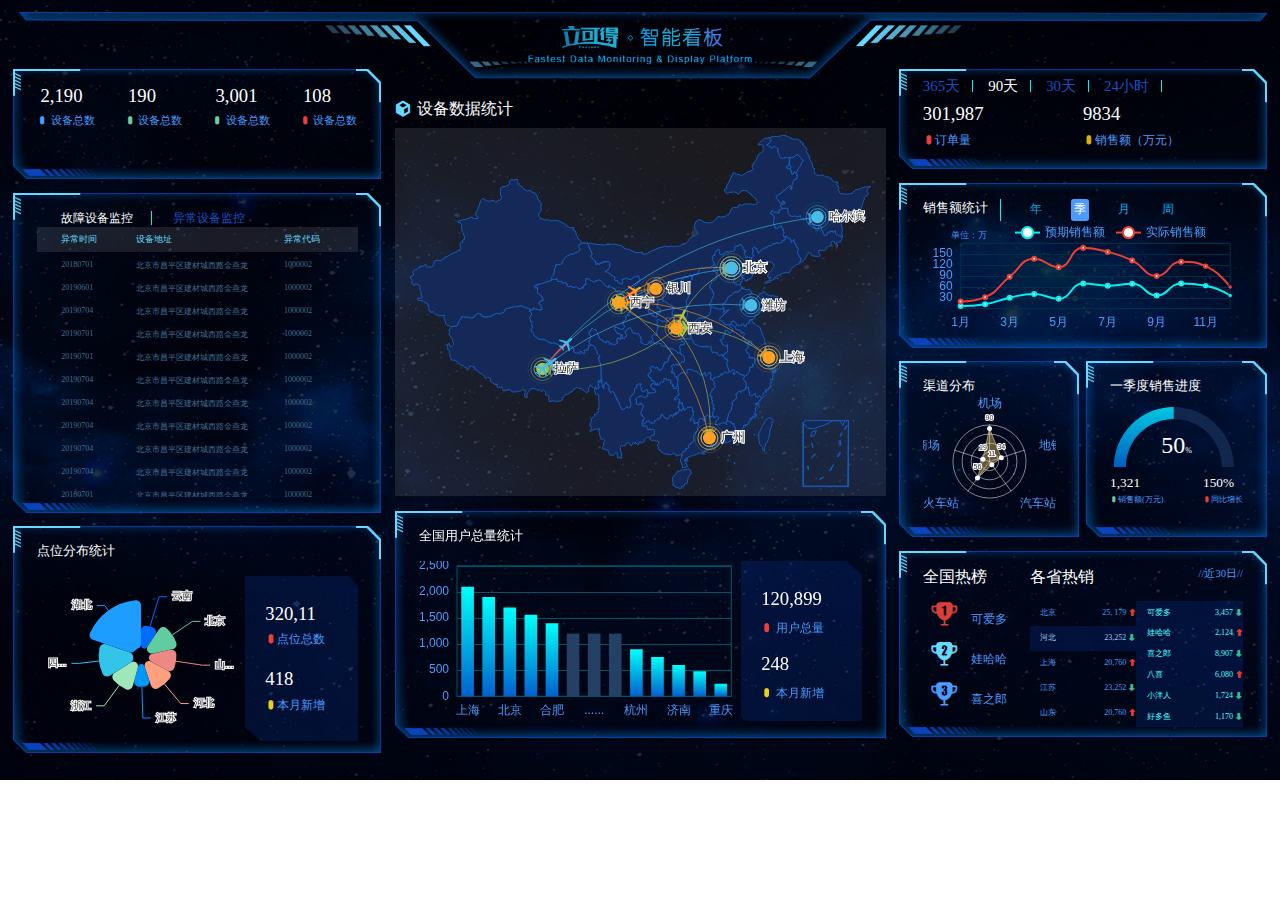
<file: charts-project/index.html>
<!DOCTYPE html>
<html lang="en">

<head>
    <meta charset="UTF-8">
    <meta http-equiv="X-UA-Compatible" content="IE=edge">
    <meta name="viewport" content="width=device-width, initial-scale=1.0">
    <title>数据可视化项目</title>
    <link rel="stylesheet" href="css/icomoon.css">
    <link rel="stylesheet" href="css/index.css">
    <script src="js/echarts.min.js"></script>
    <script src="js/flexible.js"></script>
    <script src="js/jQuery.min.js"></script>
    <script src="js/index.js"></script>
    <!-- 想使用中国地图必须首先引入china.js文件 -->
    <script src="js/china.js"></script>
    <script src="js/myMap.js"></script>
</head>

<body>
    <!-- 父容器 大盒子 -->
    <div class="viewport">
        <div class="column">
            <div class="panel overview">
                <div class="inner">
                    <ul>
                        <li>
                            <h4>2,190</h4>
                            <span>
                                <i class="icon-dot"></i>
                                设备总数
                            </span>
                        </li>
                        <li>
                            <h4>190</h4>
                            <span>
                                <i class="icon-dot" style="color: #6acca3;"></i>
                                设备总数
                            </span>
                        </li>
                        <li>
                            <h4>3,001</h4>
                            <span>
                                <i class="icon-dot" style="color: #6acca3;"></i>
                                设备总数
                            </span>
                        </li>
                        <li>
                            <h4>108</h4>
                            <span>
                                <i class="icon-dot" style="color: #ed3f35;"></i>
                                设备总数
                            </span>
                        </li>
                    </ul>
                </div>
            </div>
            <!-- 监控区域模块制作 -->
            <div class="monitor panel">
                <div class="inner">
                    <div class="tab">
                        <a href="javascript:;" class="bg"> 故障设备监控</a>
                        <a href="javascript:;"> 异常设备监控</a>
                    </div>
                    <h4 class="first"><span>异常时间</span> <span>设备地址</span> <span>异常代码</span></h4>
                    <div class="content">

                        <ul>
                            <li> <span>20180701</span> <span>北京市昌平区建材城西路金燕龙</span> <span>1000002</span></li>
                            <li> <span>20190601</span> <span>北京市昌平区建材城西路金燕龙</span> <span>1000002</span></li>
                            <li> <span>20190704</span> <span>北京市昌平区建材城西路金燕龙</span> <span>1000002</span></li>
                            <li> <span>20190701</span> <span>北京市昌平区建材城西路金燕龙</span> <span>1000002</span></li>
                            <li> <span>20190701</span> <span>北京市昌平区建材城西路金燕龙</span> <span>1000002</span></li>
                            <li> <span>20190704</span> <span>北京市昌平区建材城西路金燕龙</span> <span>1000002</span></li>
                            <li> <span>20190704</span> <span>北京市昌平区建材城西路金燕龙</span> <span>1000002</span></li>
                            <li> <span>20190704</span> <span>北京市昌平区建材城西路金燕龙</span> <span>1000002</span></li>
                            <li> <span>20190704</span> <span>北京市昌平区建材城西路金燕龙</span> <span>1000002</span></li>
                            <li> <span>20190704</span> <span>北京市昌平区建材城西路金燕龙</span> <span>1000002</span></li>
                        </ul>
                    </div>
                    <div class="content" style="display: none;">
                        <ul>
                            <li> <span>20190701</span> <span>北京市昌平区建材城西路金燕龙写</span> <span>1000002</span></li>
                            <li> <span>20190703</span> <span>北京市昌平区建材城西路金燕龙写</span> <span>1000002</span></li>
                            <li> <span>20190705</span> <span>北京市昌平区建材城西路金燕龙写</span> <span>1000002</span></li>
                            <li> <span>20190706</span> <span>北京市昌平区建材城西路金燕龙写</span> <span>1000002</span></li>
                            <li> <span>20190704</span> <span>北京市昌平区建材城西路金燕龙写</span> <span>1000002</span></li>
                            <li> <span>20190704</span> <span>北京市昌平区建材城西路金燕龙写</span> <span>1000002</span></li>
                            <li> <span>20190704</span> <span>北京市昌平区建材城西路金燕龙写</span> <span>1000002</span></li>
                            <li> <span>20190704</span> <span>北京市昌平区建材城西路金燕龙写</span> <span>1000002</span></li>
                            <li> <span>20190704</span> <span>北京市昌平区建材城西路金燕龙写</span> <span>1000002</span></li>
                            <li> <span>20190704</span> <span>北京市昌平区建材城西路金燕龙写</span> <span>1000002</span></li>
                        </ul>
                    </div>
                </div>
            </div>
            <!-- 点位分布统计模块 -->
            <div class="panel point">
                <div class="inner">
                    <h3>点位分布统计</h3>
                    <div class="chart">
                        <div class="pie"></div>
                        <div class="data">
                            <div class="total">
                                <h4>320,11</h4>
                                <span><i class="icon-dot"></i>点位总数</span>
                            </div>
                            <div class="total">
                                <h4>418</h4>
                                <span><i class="icon-dot" style="color: #eacf19;"></i>本月新增</span>
                            </div>
                        </div>
                    </div>
                </div>
            </div>
        </div>
        <div class="column">
            <!--  地图模块 -->
            <div class="map">
                <h3> <span class="icon-cube"></span>设备数据统计</h3>
                <div class="chart">
                    <div class="geo"></div>
                </div>
            </div>
            <div class="panel users">
                <div class="inner">
                    <h3>全国用户总量统计</h3>
                    <div class="chart">
                        <div class="bar"></div>
                        <div class="data">
                            <div class="num">
                                <h3>120,899</h3>
                                <span><i class="icon-dot"></i> 用户总量</span>
                            </div>
                            <div class="num">
                                <h3>248</h3>
                                <span><i class="icon-dot" style="color: #eacf19;"></i> 本月新增</span>
                            </div>
                        </div>
                    </div>
                </div>
            </div>
        </div>
        <div class="column">
            <div class="panel order">
                <div class="inner">
                    <div class="day">
                        <a href="javascript:;" class="abg">365天</a>
                        <a href="javascript:;">90天</a>
                        <a href="javascript:;">30天</a>
                        <a href="javascript:;">24小时</a>
                    </div>
                    <div class="sell">
                        <div class="item">
                            <h3>20,301,987</h3>
                            <span><i class="icon-dot"></i>订单量</span>
                        </div>
                        <div class="item">
                            <h3>99834</h3>
                            <span><i class="icon-dot" style="color: #d9ab14;"></i>销售额（万元）</span>
                        </div>
                    </div>
                    <div class="sell" style="display: none;">
                        <div class="item">
                            <h3>301,987</h3>
                            <span><i class="icon-dot"></i>订单量</span>
                        </div>
                        <div class="item">
                            <h3>9834</h3>
                            <span><i class="icon-dot" style="color: #d9ab14;"></i>销售额（万元）</span>
                        </div>
                    </div>
                    <div class="sell" style="display: none;">
                        <div class="item">
                            <h3>1,987</h3>
                            <span><i class="icon-dot"></i>订单量</span>
                        </div>
                        <div class="item">
                            <h3>3,834</h3>
                            <span><i class="icon-dot" style="color: #d9ab14;"></i>销售额（万元）</span>
                        </div>
                    </div>
                    <div class="sell" style="display: none;">
                        <div class="item">
                            <h3>987</h3>
                            <span><i class="icon-dot"></i>订单量</span>
                        </div>
                        <div class="item">
                            <h3>834</h3>
                            <span><i class="icon-dot" style="color: #d9ab14;"></i>销售额（万元）</span>
                        </div>
                    </div>
                </div>
            </div>
            <div class="panel sale">
                <div class="inner">
                    <div class="tj">
                        <h3>销售额统计</h3>
                        <a href="javascript:;" class="bgc" data-type='year'>年</a>
                        <a href="javascript:;" data-type='quarter'>季</a>
                        <a href="javascript:;" data-type='month'>月</a>
                        <a href="javascript:;" data-type='week'>周</a>
                    </div>
                    <div class="chart">
                        <div class="label">单位：万</div>
                        <div class="line"></div>
                    </div>
                </div>
            </div>
            <div class="wrap">
                <div class="channel panel">
                    <div class="inner">
                        <h3>渠道分布</h3>
                        <div class="chart"></div>
                    </div>
                </div>
                <!--  销售进度模块 -->
                <div class="quarter panel">
                    <div class="inner">
                        <h3>一季度销售进度</h3>
                        <div class="chart">
                            <div class="num">50<i style="font-size: 0.15rem;">%</i> </div>
                            <div class="line"></div>
                        </div>
                        <div class="data">
                            <div class="box">
                                <h3>1,321</h3>
                                <span><i class="icon-dot"></i>销售额(万元)</span>
                            </div>
                            <div class="box">
                                <h3>150%</h3>
                                <span><i class="icon-dot" style="color: #ed3f35;"></i>同比增长</span>
                            </div>
                        </div>
                    </div>
                </div>
            </div>
            <!-- 全国热榜模块 -->
            <div class="top panel">
                <div class="inner">
                    <div class="all">
                        <h3>全国热榜</h3>
                        <ul>
                            <li><i class="icon-cup1" style="color: #d93f36;"></i> 可爱多</li>
                            <li><i class="icon-cup2" style="color: #68d8fe;"></i> 娃哈哈</li>
                            <li><i class="icon-cup3"></i> 喜之郎</li>
                        </ul>
                    </div>
                    <div class="province">
                        <h3><span>各省热销</span><i>//近30日//</i></h3>
                        <div class="rank">
                            <ul class="hot">
                                <!-- <li class="bg"><em>北京</em> <span>25, 179 <i class="icon-up"
                                            style="color: #dc362e;"></i></span>
                                </li>
                                <li><em>河北</em> <span>23, 252 <i class="icon-down" style="color: #36be90;"></i></span>
                                </li> -->

                            </ul>
                            <ul class="near">
                                <!-- <li><em>可爱多</em><span>9,086 <i class="icon-up"></i></span></li> -->
                            </ul>
                        </div>
                    </div>
                </div>
            </div>
        </div>
    </div>
</body>

</html>
</file>
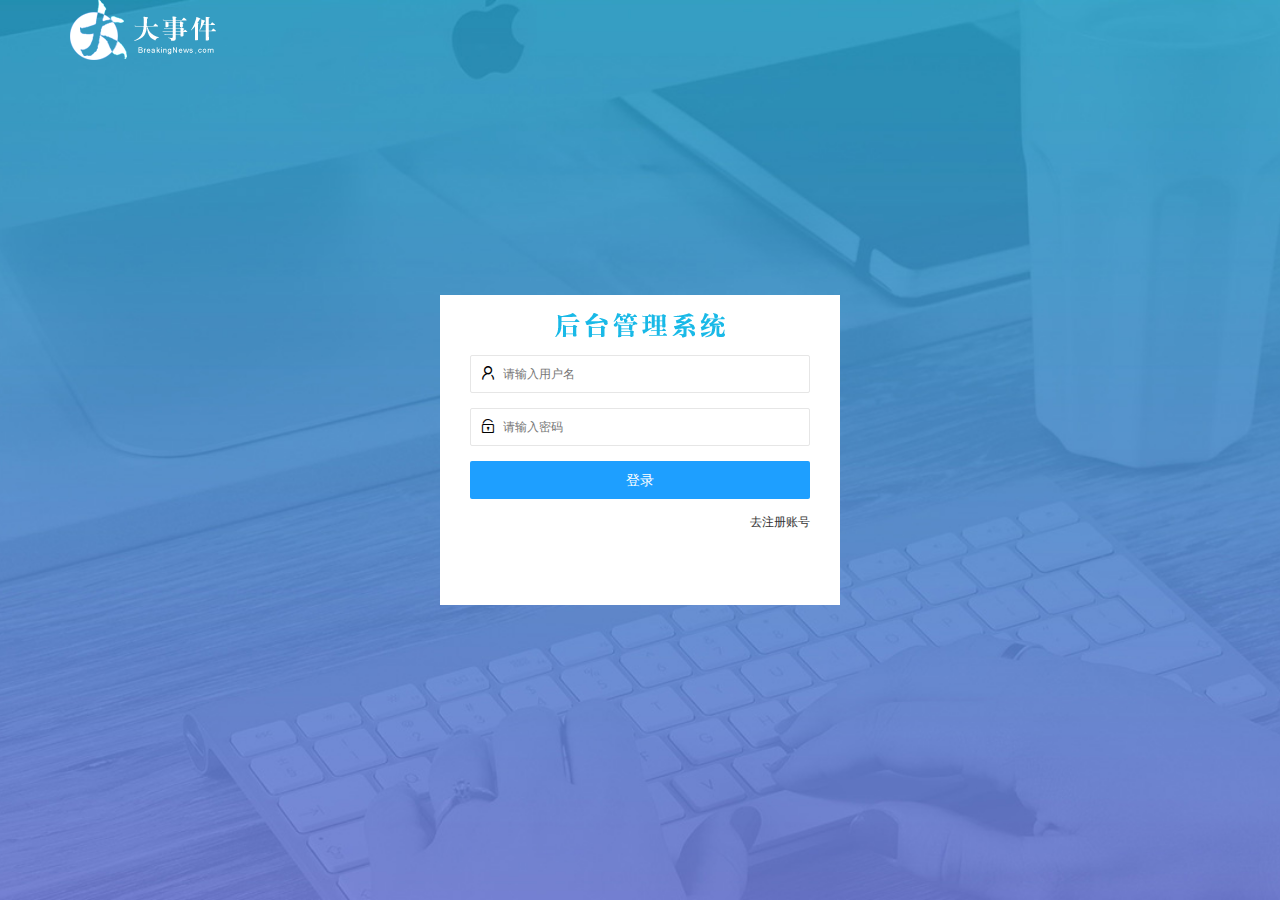
<file: login.html>
<!DOCTYPE html>
<html lang="en">

<head>
    <meta charset="UTF-8">
    <meta http-equiv="X-UA-Compatible" content="IE=edge">
    <meta name="viewport" content="width=device-width, initial-scale=1.0">
    <title>大事件-登录/注册</title>
    <!-- 导入 Layui 的样式 -->
    <link rel="stylesheet" href="/assets/lib/layui/css/layui.css">
    <!-- 导入自己的样式 -->
    <link rel="stylesheet" href="assets/css/login.css" />
</head>

<body>
    <!-- 头部 logo区域 -->
    <div class="layui-main">
        <img src="/assets/images/logo.png" alt="">
    </div>

    <!-- 登录注册区域 -->
    <div class="loginAndRegBox">
        <div class="title-box"></div>
        <!-- 登录的div -->
        <div class="login-box">
            <!-- 登录的表单 -->
            <form class="layui-form" id="form_login">
                <!-- 用户名 -->
                <div class="layui-form-item">
                    <i class="layui-icon layui-icon-username"></i>
                    <input type="text" name="username" required lay-verify="required" placeholder="请输入用户名"
                        autocomplete="off" class="layui-input">
                </div>
                <!-- 密码 -->
                <div class="layui-form-item">
                    <i class="layui-icon layui-icon-password"></i>
                    <input type="password" name="password" required lay-verify="required|pwd" placeholder="请输入密码"
                        autocomplete="off" class="layui-input">
                </div>
                <!-- 登录按钮 -->
                <div class="layui-form-item">
                    <!-- 注意：提交按钮和普通按钮的区别是 lay-submit 属性 -->
                    <button class="layui-btn layui-btn-fluid layui-btn-normal" lay-submit>登录</button>
                </div>
                <div class="layui-form-item links">
                    <a href="javascript:;" id="link_reg">去注册账号</a>
                </div>
            </form>

        </div>
        <!-- 注册的div -->
        <div class="reg-box">
            <!-- 注册的表单 -->
            <form class="layui-form" id="form_reg">
                <!-- 用户名 -->
                <div class="layui-form-item">
                    <i class="layui-icon layui-icon-username"></i>
                    <input type="text" name="username" required lay-verify="required" placeholder="请输入用户名"
                        autocomplete="off" class="layui-input">
                </div>
                <!-- 密码 -->
                <div class="layui-form-item">
                    <i class="layui-icon layui-icon-password"></i>
                    <input type="password" name="password" required lay-verify="required|pwd" placeholder="请输入密码"
                        autocomplete="off" class="layui-input">
                </div>
                <!-- 密码确认框 -->
                <div class="layui-form-item">
                    <i class="layui-icon layui-icon-password"></i>
                    <input type="password" name="repassword" required lay-verify="required|pwd|repwd"
                        placeholder="再次确认密码" autocomplete="off" class="layui-input">
                </div>
                <!-- 注册按钮 -->
                <div class="layui-form-item">
                    <!-- 注意：提交按钮和普通按钮的区别是 lay-submit 属性 -->
                    <button class="layui-btn layui-btn-fluid layui-btn-normal" lay-submit>注册</button>
                </div>
                <div class="layui-form-item links">
                    <a href="javascript:;" id="link_login">去登录</a>
                </div>
            </form>
        </div>
    </div>

    <!-- 导入 Layui 的JS文件 -->
    <script src="/assets/lib/layui/layui.all.js"></script>
    <!-- 导入jQuery -->
    <script src="/assets/lib/jquery.js"></script>
    <!-- 导入自己封装的 baseAPI.js -->
    <script src="/assets/js/baseAPI.js"></script>
    <!-- 导入自己的 JS  -->
    <script src="/assets/js/login.js"></script>
</body>

</html>
</file>
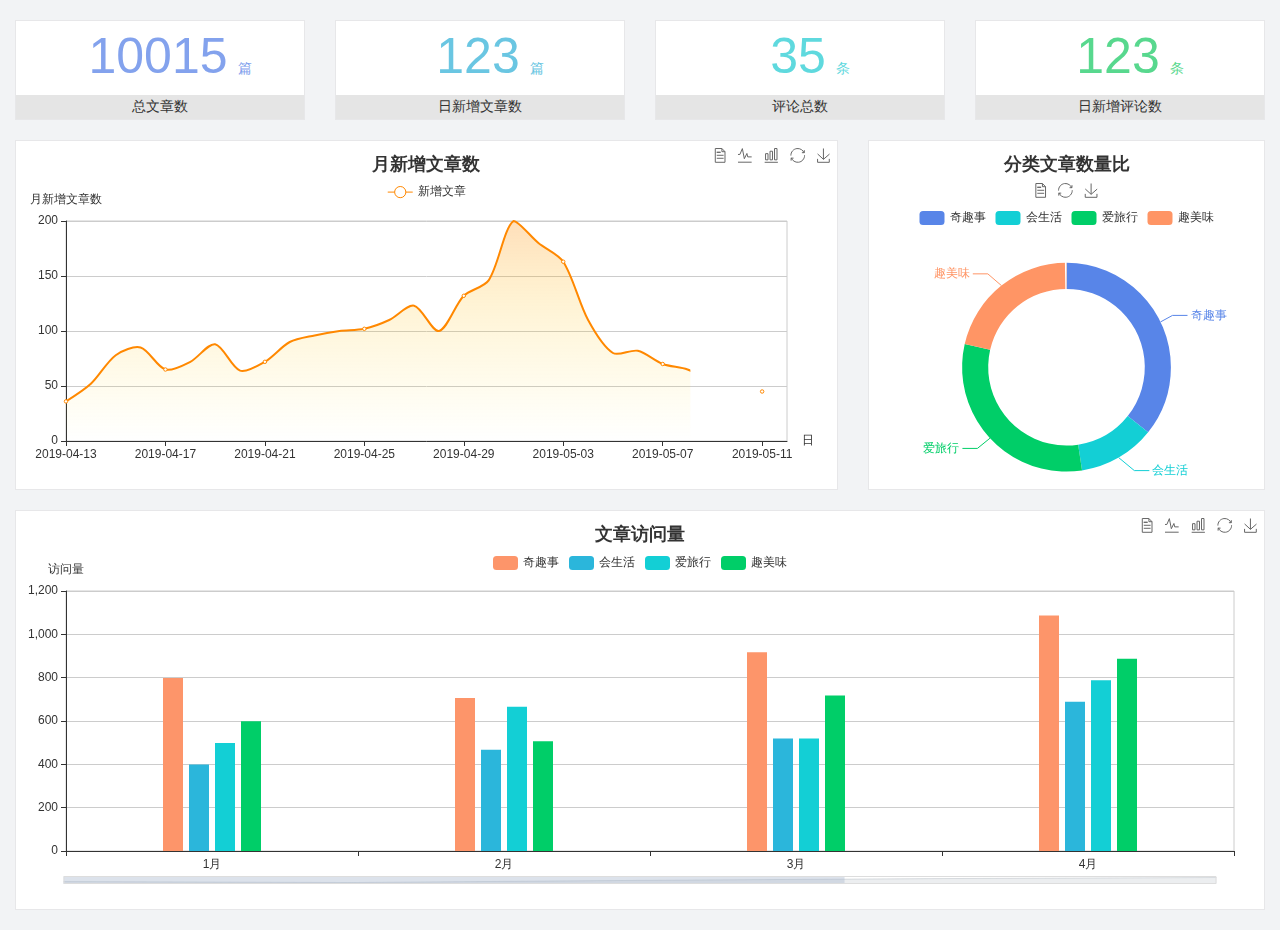
<file: home/dashboard.html>
<!DOCTYPE html>
<html lang="en">

<head>
  <meta charset="UTF-8">
  <meta name="viewport" content="width=device-width, initial-scale=1.0">
  <meta http-equiv="X-UA-Compatible" content="ie=edge">
  <title>图表统计</title>
  <link rel="stylesheet" href="../../assets/lib/bootstrap.css" />
  <link rel="stylesheet" href="../../assets/lib/main.css" />
  <script src="../../assets/lib/jquery.js"></script>
  <script type="text/javascript" src="../../assets/lib/echarts.min.js"></script>
</head>

<body>
  <div class="container-fluid">
    <div class="row spannel_list">
      <div class="col-sm-3 col-xs-6">
        <div class="spannel">
          <em>10015</em><span>篇</span>
          <b>总文章数</b>
        </div>
      </div>
      <div class="col-sm-3 col-xs-6">
        <div class="spannel scolor01">
          <em>123</em><span>篇</span>
          <b>日新增文章数</b>
        </div>
      </div>
      <div class="col-sm-3 col-xs-6">
        <div class="spannel scolor02">
          <em>35</em><span>条</span>
          <b>评论总数</b>
        </div>
      </div>
      <div class="col-sm-3 col-xs-6">
        <div class="spannel scolor03">
          <em>123</em><span>条</span>
          <b>日新增评论数</b>
        </div>
      </div>
    </div>
  </div>

  <div class="container-fluid">
    <div class="row curve-pie">
      <div class="col-lg-8 col-md-8">
        <div class="gragh_pannel" id="curve_show"></div>
      </div>
      <div class="col-lg-4 col-md-4">
        <div class="gragh_pannel" id="pie_show"></div>
      </div>
    </div>
  </div>

  <div class="container-fluid">
    <div class="column_pannel" id="column_show"></div>
  </div>

  <script>
    var oChart = echarts.init(document.getElementById('curve_show'));
    var aList_all = [
      { 'count': 36, 'date': '2019-04-13' },
      { 'count': 52, 'date': '2019-04-14' },
      { 'count': 78, 'date': '2019-04-15' },
      { 'count': 85, 'date': '2019-04-16' },
      { 'count': 65, 'date': '2019-04-17' },
      { 'count': 72, 'date': '2019-04-18' },
      { 'count': 88, 'date': '2019-04-19' },
      { 'count': 64, 'date': '2019-04-20' },
      { 'count': 72, 'date': '2019-04-21' },
      { 'count': 90, 'date': '2019-04-22' },
      { 'count': 96, 'date': '2019-04-23' },
      { 'count': 100, 'date': '2019-04-24' },
      { 'count': 102, 'date': '2019-04-25' },
      { 'count': 110, 'date': '2019-04-26' },
      { 'count': 123, 'date': '2019-04-27' },
      { 'count': 100, 'date': '2019-04-28' },
      { 'count': 132, 'date': '2019-04-29' },
      { 'count': 146, 'date': '2019-04-30' },
      { 'count': 200, 'date': '2019-05-01' },
      { 'count': 180, 'date': '2019-05-02' },
      { 'count': 163, 'date': '2019-05-03' },
      { 'count': 110, 'date': '2019-05-04' },
      { 'count': 80, 'date': '2019-05-05' },
      { 'count': 82, 'date': '2019-05-06' },
      { 'count': 70, 'date': '2019-05-07' },
      { 'count': 65, 'date': '2019-05-08' },
      { 'count': 54, 'date': '2019-05-09' },
      { 'count': 40, 'date': '2019-05-10' },
      { 'count': 45, 'date': '2019-05-11' },
      { 'count': 38, 'date': '2019-05-12' },
    ];

    let aCount = [];
    let aDate = [];

    for (var i = 0; i < aList_all.length; i++) {
      aCount.push(aList_all[i].count);
      aDate.push(aList_all[i].date);
    }

    var chartopt = {
      title: {
        text: '月新增文章数',
        left: 'center',
        top: '10'
      },
      tooltip: {
        trigger: 'axis'
      },
      legend: {
        data: ['新增文章'],
        top: '40'
      },
      toolbox: {
        show: true,
        feature: {
          mark: { show: true },
          dataView: { show: true, readOnly: false },
          magicType: { show: true, type: ['line', 'bar'] },
          restore: { show: true },
          saveAsImage: { show: true }
        }
      },
      calculable: true,
      xAxis: [
        {
          name: '日',
          type: 'category',
          boundaryGap: false,
          data: aDate
        }
      ],
      yAxis: [
        {
          name: '月新增文章数',
          type: 'value'
        }
      ],
      series: [
        {
          name: '新增文章',
          type: 'line',
          smooth: true,
          itemStyle: { normal: { areaStyle: { type: 'default' }, color: '#f80' }, lineStyle: { color: '#f80' } },
          data: aCount
        }],
      areaStyle: {
        normal: {
          color: new echarts.graphic.LinearGradient(0, 0, 0, 1, [{
            offset: 0,
            color: 'rgba(255,136,0,0.39)'
          }, {
            offset: .34,
            color: 'rgba(255,180,0,0.25)'
          }, {
            offset: 1,
            color: 'rgba(255,222,0,0.00)'
          }])

        }
      },
      grid: {
        show: true,
        x: 50,
        x2: 50,
        y: 80,
        height: 220
      }
    };

    oChart.setOption(chartopt);


    var oPie = echarts.init(document.getElementById('pie_show'));
    var oPieopt =
    {
      title: {
        top: 10,
        text: '分类文章数量比',
        x: 'center'
      },
      tooltip: {
        trigger: 'item',
        formatter: "{a} <br/>{b} : {c} ({d}%)"
      },
      color: ['#5885e8', '#13cfd5', '#00ce68', '#ff9565'],
      legend: {
        x: 'center',
        top: 65,
        data: ['奇趣事', '会生活', '爱旅行', '趣美味']
      },
      toolbox: {
        show: true,
        x: 'center',
        top: 35,
        feature: {
          mark: { show: true },
          dataView: { show: true, readOnly: false },
          magicType: {
            show: true,
            type: ['pie', 'funnel'],
            option: {
              funnel: {
                x: '25%',
                width: '50%',
                funnelAlign: 'left',
                max: 1548
              }
            }
          },
          restore: { show: true },
          saveAsImage: { show: true }
        }
      },
      calculable: true,
      series: [
        {
          name: '访问来源',
          type: 'pie',
          radius: ['45%', '60%'],
          center: ['50%', '65%'],
          data: [
            { value: 300, name: '奇趣事' },
            { value: 100, name: '会生活' },
            { value: 260, name: '爱旅行' },
            { value: 180, name: '趣美味' }
          ]
        }
      ]
    };
    oPie.setOption(oPieopt);



    var oColumn = this.echarts.init(document.getElementById('column_show'));
    var oColumnopt =
    {
      title: {
        text: '文章访问量',
        left: 'center',
        top: '10'
      },
      tooltip: {
        trigger: 'axis'
      },
      legend: {
        data: ['奇趣事', '会生活', '爱旅行', '趣美味'],
        top: '40'
      },
      toolbox: {
        show: true,
        feature: {
          mark: { show: true },
          dataView: { show: true, readOnly: false },
          magicType: { show: true, type: ['line', 'bar'] },
          restore: { show: true },
          saveAsImage: { show: true }
        }
      },
      calculable: true,
      xAxis: [
        {
          type: 'category',
          data: ['1月', '2月', '3月', '4月', '5月']
        }
      ],
      yAxis: [
        {
          name: '访问量',
          type: 'value'
        }
      ],
      series: [
        {
          name: '奇趣事',
          type: 'bar',
          barWidth: 20,
          itemStyle: {
            normal: { areaStyle: { type: 'default' }, color: '#fd956a' }
          },
          data: [800, 708, 920, 1090, 1200]
        },
        {
          name: '会生活',
          type: 'bar',
          barWidth: 20,
          itemStyle: {
            normal: { areaStyle: { type: 'default' }, color: '#2bb6db' }
          },
          data: [400, 468, 520, 690, 800]
        },
        {
          name: '爱旅行',
          type: 'bar',
          barWidth: 20,
          itemStyle: {
            normal: { areaStyle: { type: 'default' }, color: '#13cfd5' }
          },
          data: [500, 668, 520, 790, 900]
        },
        {
          name: '趣美味',
          type: 'bar',
          barWidth: 20,
          itemStyle: {
            normal: { areaStyle: { type: 'default' }, color: '#00ce68' }
          },
          data: [600, 508, 720, 890, 1000]
        }
      ],
      grid: {
        show: true,
        x: 50,
        x2: 30,
        y: 80,
        height: 260
      },
      dataZoom: [//给x轴设置滚动条
        {
          start: 0,//默认为0
          end: 100 - 1000 / 31,//默认为100
          type: 'slider',
          show: true,
          xAxisIndex: [0],
          handleSize: 0,//滑动条的 左右2个滑动条的大小
          height: 8,//组件高度
          left: 45, //左边的距离
          right: 50,//右边的距离
          bottom: 26,//右边的距离
          handleColor: '#ddd',//h滑动图标的颜色
          handleStyle: {
            borderColor: "#cacaca",
            borderWidth: "1",
            shadowBlur: 2,
            background: "#ddd",
            shadowColor: "#ddd",
          }
        }]
    };
    oColumn.setOption(oColumnopt);
  </script>
</body>

</html>
</file>
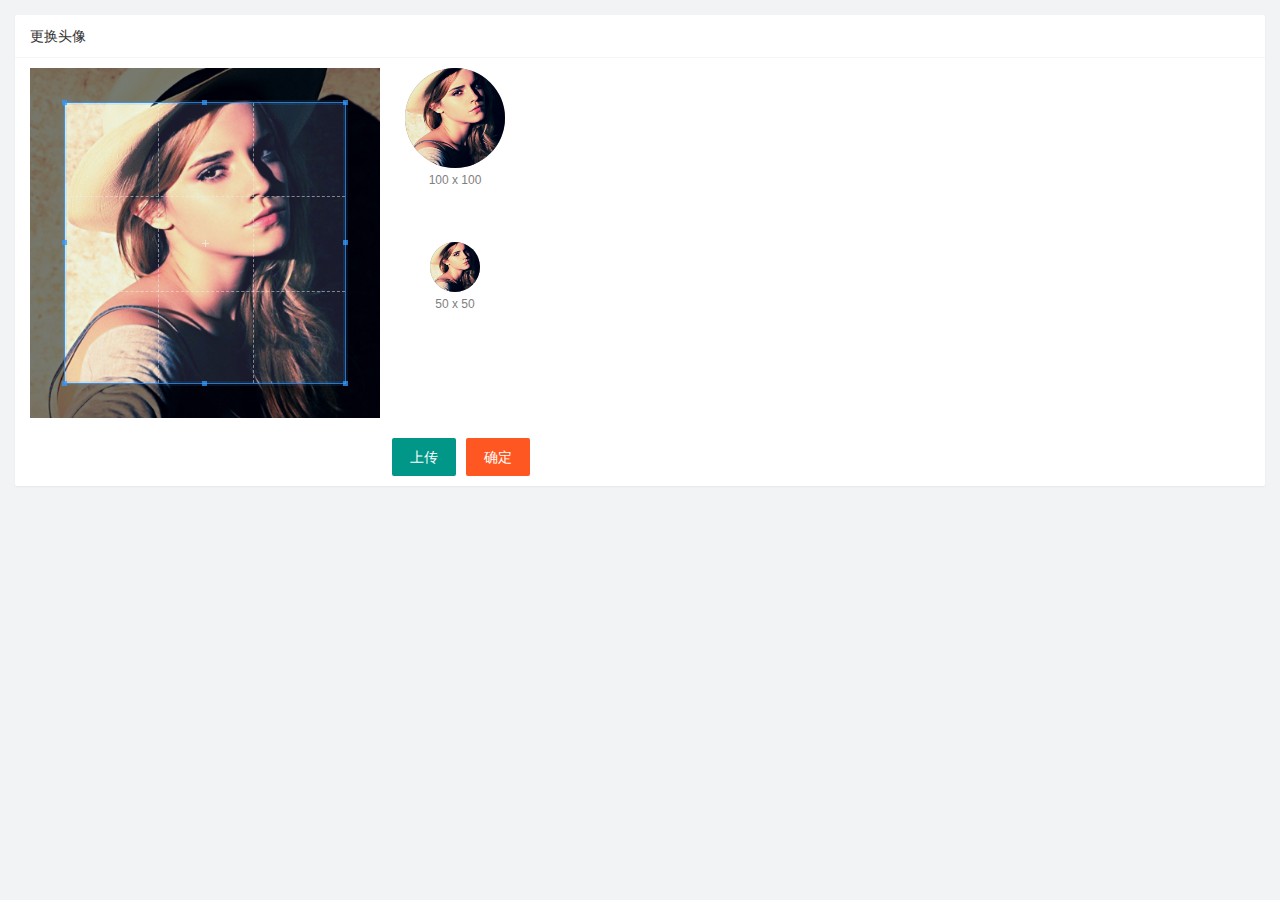
<file: user/user_avatar.html>
<!DOCTYPE html>
<html lang="en">

<head>
    <meta charset="UTF-8">
    <meta http-equiv="X-UA-Compatible" content="IE=edge">
    <meta name="viewport" content="width=device-width, initial-scale=1.0">
    <title>Document</title>
    <link rel="stylesheet" href="/assets/lib/layui/css/layui.css">
    <link rel="stylesheet" href="/assets/lib/cropper/cropper.css" />
    <link rel="stylesheet" href="/assets/css/user_avatar.css">
</head>

<body>
    <!-- 卡片区域 -->
    <div class="layui-card">
        <div class="layui-card-header">更换头像</div>
        <div class="layui-card-body">
            <!-- 第一行的图片裁剪和预览区域 -->
            <div class="row1">
                <!-- 图片裁剪区域 -->
                <div class="cropper-box">
                    <!-- 这个 img 标签很重要，将来会把它初始化为裁剪区域 -->
                    <img id="image" src="/assets/images/sample.jpg" />
                </div>
                <!-- 图片的预览区域 -->
                <div class="preview-box">
                    <div>
                        <!-- 宽高为 100px 的预览区域 -->
                        <div class="img-preview w100"></div>
                        <p class="size">100 x 100</p>
                    </div>
                    <div>
                        <!-- 宽高为 50px 的预览区域 -->
                        <div class="img-preview w50"></div>
                        <p class="size">50 x 50</p>
                    </div>
                </div>
            </div>

            <!-- 第二行的按钮区域 -->
            <div class="row2">
                <!-- 通过 accept属性，可以指定用户选择什么类型的文件 -->
                <input type="file" id="file" accept="image/png,image/jpeg">
                <button type="button" class="layui-btn" id="btnChooseImage">上传</button>
                <button type="button" class="layui-btn layui-btn-danger" id="btnUpload">确定</button>
            </div>
        </div>
    </div>

    <script src="/assets/lib/layui/layui.all.js"></script>
    <script src="/assets/lib/jquery.js"></script>
    <script src="/assets/lib/cropper/Cropper.js"></script>
    <script src="/assets/lib/cropper/jquery-cropper.js"></script>
    <script src="/assets/js/baseAPI.js"></script>
    <script src="/assets/js/user_avatar.js"></script>
</body>

</html>
</file>
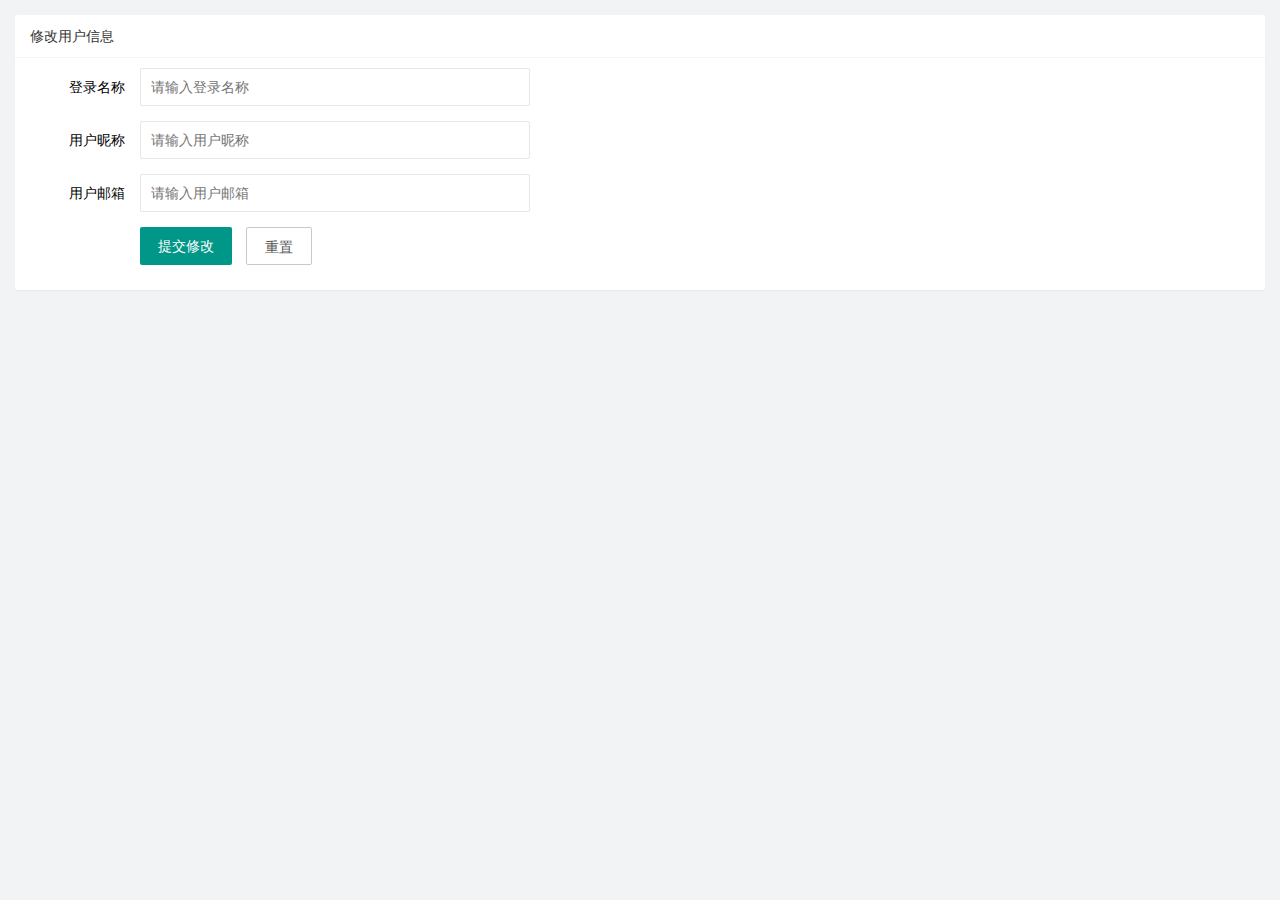
<file: user/user_info.html>
<!DOCTYPE html>
<html lang="en">

<head>
    <meta charset="UTF-8">
    <meta http-equiv="X-UA-Compatible" content="IE=edge">
    <meta name="viewport" content="width=device-width, initial-scale=1.0">
    <title>Document</title>
    <!-- 导入 layui 的css样式 -->
    <link rel="stylesheet" href="/assets/lib/layui/css/layui.css">
    <!-- 导入自己的样式 -->
    <link rel="stylesheet" href="/assets/css/user_info.css">
</head>

<body>
    <!-- 卡片区域 -->
    <div class="layui-card">
        <div class="layui-card-header">修改用户信息</div>
        <div class="layui-card-body">
            <!-- form表单区域 -->
            <form class="layui-form" lay-filter="formUserInfo">
                <!-- 这是隐藏域 -->
                <input type="hidden" name="id">
                <div class="layui-form-item">
                    <label class="layui-form-label">登录名称</label>
                    <div class="layui-input-block">
                        <input type="text" name="username" required placeholder="请输入登录名称" autocomplete="off"
                            class="layui-input" readonly>
                    </div>
                </div>
                <div class="layui-form-item">
                    <label class="layui-form-label">用户昵称</label>
                    <div class="layui-input-block">
                        <input type="text" name="nickname" required lay-verify="required|nickname" placeholder="请输入用户昵称"
                            autocomplete="off" class="layui-input">
                    </div>
                </div>
                <div class="layui-form-item">
                    <label class="layui-form-label">用户邮箱</label>
                    <div class="layui-input-block">
                        <input type="text" name="email" required lay-verify="required|email" placeholder="请输入用户邮箱"
                            autocomplete="off" class="layui-input">
                    </div>
                </div>
                <div class="layui-form-item">
                    <div class="layui-input-block">
                        <button class="layui-btn" lay-submit lay-filter="formDemo">提交修改</button>
                        <button type="reset" class="layui-btn layui-btn-primary" id="btnReset">重置</button>
                    </div>
                </div>
            </form>
        </div>
    </div>
    <!-- 导入 layui 的 JS 文件 -->
    <script src="/assets/lib/layui/layui.all.js"></script>
    <!-- 导入 jQuery -->
    <script src="/assets/lib/jquery.js"></script>
    <!-- 导入baseAPI 文件 -->
    <script src="/assets/js/baseAPI.js"></script>
    <!-- 导入自己的JS文件 -->
    <script src="/assets/js/user_info.js"></script>
</body>

</html>
</file>
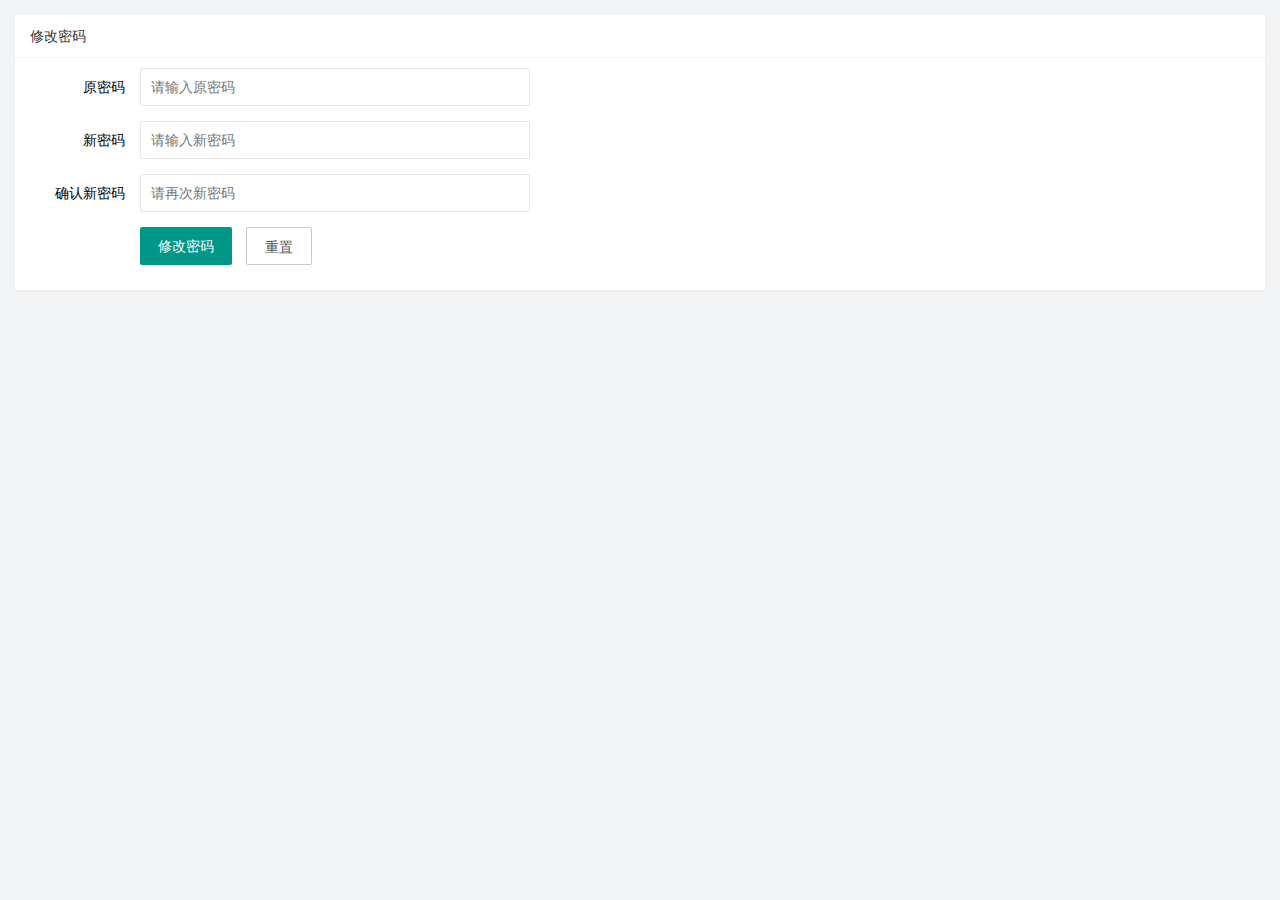
<file: user/user_pwd.html>
<!DOCTYPE html>
<html lang="en">

<head>
    <meta charset="UTF-8">
    <meta http-equiv="X-UA-Compatible" content="IE=edge">
    <meta name="viewport" content="width=device-width, initial-scale=1.0">
    <title>Document</title>
    <!-- 导入 layui 的样式 -->
    <link rel="stylesheet" href="/assets/lib/layui/css/layui.css">
    <!-- 导入自己的 css 样式 -->
    <link rel="stylesheet" href="/assets/css/user_pwd.css">
</head>

<body>
    <!-- 卡片区域 -->
    <div class="layui-card">
        <div class="layui-card-header">修改密码</div>
        <div class="layui-card-body">
            <form class="layui-form">
                <div class="layui-form-item">
                    <label class="layui-form-label">原密码</label>
                    <div class="layui-input-block">
                        <input type="password" name="oldPwd" required lay-verify="required|pwd" placeholder="请输入原密码"
                            autocomplete="off" class="layui-input">
                    </div>
                </div>
                <div class="layui-form-item">
                    <label class="layui-form-label">新密码</label>
                    <div class="layui-input-block">
                        <input type="password" name="newPwd" required lay-verify="required|pwd|samePwd"
                            placeholder="请输入新密码" autocomplete="off" class="layui-input">
                    </div>
                </div>
                <div class="layui-form-item">
                    <label class="layui-form-label">确认新密码</label>
                    <div class="layui-input-block">
                        <input type="password" name="rePwd" required lay-verify="required|pwd|rePwd"
                            placeholder="请再次新密码" autocomplete="off" class="layui-input">
                    </div>
                </div>
                <div class="layui-form-item">
                    <div class="layui-input-block">
                        <button class="layui-btn" lay-submit lay-filter="formDemo">修改密码</button>
                        <button type="reset" class="layui-btn layui-btn-primary">重置</button>
                    </div>
                </div>
            </form>
        </div>
    </div>

    <!-- 导入 layui 的 JS 脚本 -->
    <script src="/assets/lib/layui/layui.all.js"></script>
    <!-- 导入 jQuery -->
    <script src="/assets/lib/jquery.js"></script>
    <!-- 导入 baseAPI  -->
    <script src="/assets/js/baseAPI.js"></script>
    <!-- 导入自己的 JS 文件 -->
    <script src="/assets/js/user_pwd.js"></script>
</body>

</html>
</file>
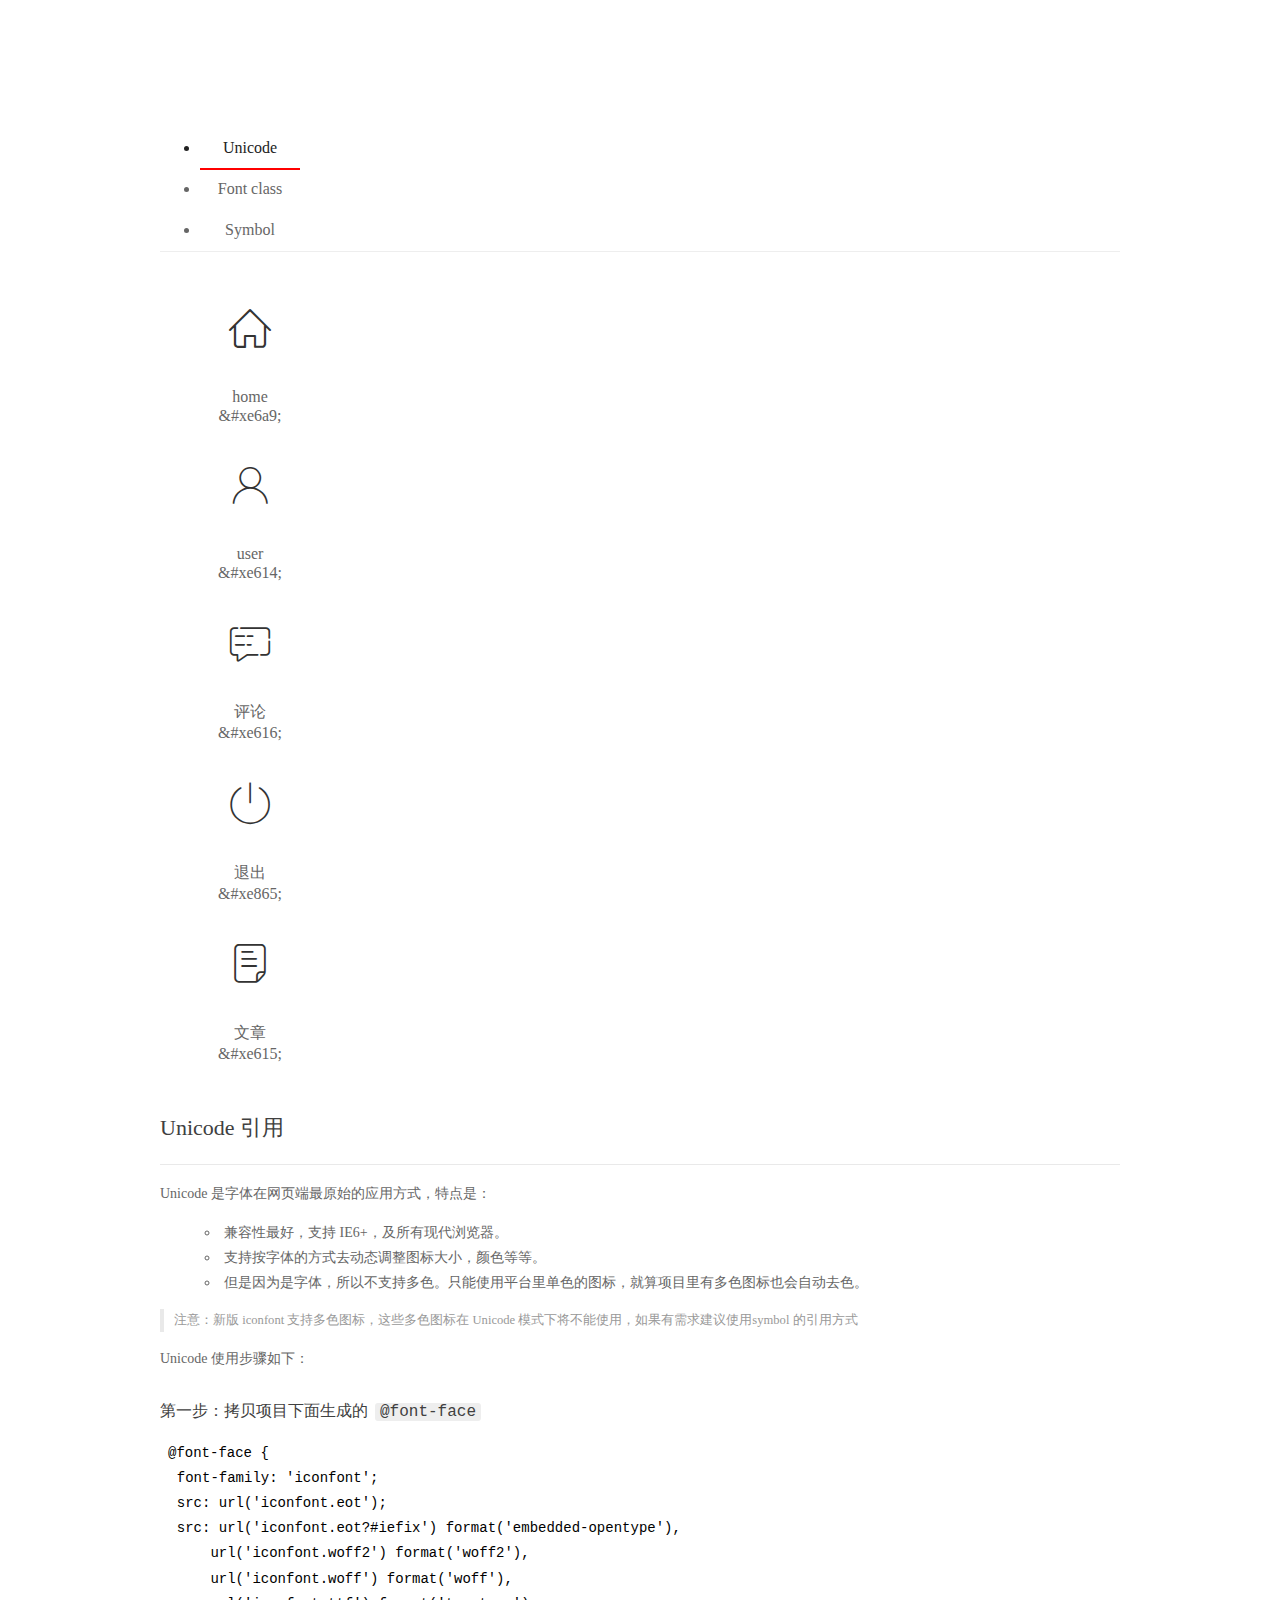
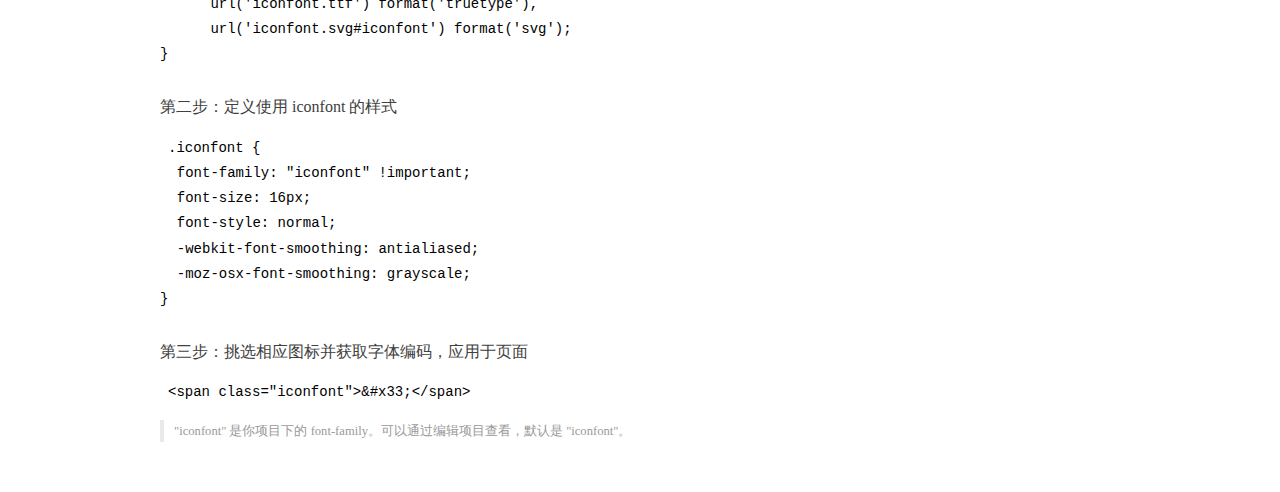
<file: assets/fonts/demo_index.html>
<!DOCTYPE html>
<html>
<head>
  <meta charset="utf-8"/>
  <title>IconFont Demo</title>
  <link rel="shortcut icon" href="https://gtms04.alicdn.com/tps/i4/TB1_oz6GVXXXXaFXpXXJDFnIXXX-64-64.ico" type="image/x-icon"/>
  <link rel="stylesheet" href="https://g.alicdn.com/thx/cube/1.3.2/cube.min.css">
  <link rel="stylesheet" href="demo.css">
  <link rel="stylesheet" href="iconfont.css">
  <script src="iconfont.js"></script>
  <!-- jQuery -->
  <script src="https://a1.alicdn.com/oss/uploads/2018/12/26/7bfddb60-08e8-11e9-9b04-53e73bb6408b.js"></script>
  <!-- 代码高亮 -->
  <script src="https://a1.alicdn.com/oss/uploads/2018/12/26/a3f714d0-08e6-11e9-8a15-ebf944d7534c.js"></script>
</head>
<body>
  <div class="main">
    <h1 class="logo"><a href="https://www.iconfont.cn/" title="iconfont 首页" target="_blank">&#xe86b;</a></h1>
    <div class="nav-tabs">
      <ul id="tabs" class="dib-box">
        <li class="dib active"><span>Unicode</span></li>
        <li class="dib"><span>Font class</span></li>
        <li class="dib"><span>Symbol</span></li>
      </ul>
      
    </div>
    <div class="tab-container">
      <div class="content unicode" style="display: block;">
          <ul class="icon_lists dib-box">
          
            <li class="dib">
              <span class="icon iconfont">&#xe6a9;</span>
                <div class="name">home</div>
                <div class="code-name">&amp;#xe6a9;</div>
              </li>
          
            <li class="dib">
              <span class="icon iconfont">&#xe614;</span>
                <div class="name">user</div>
                <div class="code-name">&amp;#xe614;</div>
              </li>
          
            <li class="dib">
              <span class="icon iconfont">&#xe616;</span>
                <div class="name">评论</div>
                <div class="code-name">&amp;#xe616;</div>
              </li>
          
            <li class="dib">
              <span class="icon iconfont">&#xe865;</span>
                <div class="name">退出</div>
                <div class="code-name">&amp;#xe865;</div>
              </li>
          
            <li class="dib">
              <span class="icon iconfont">&#xe615;</span>
                <div class="name">文章</div>
                <div class="code-name">&amp;#xe615;</div>
              </li>
          
          </ul>
          <div class="article markdown">
          <h2 id="unicode-">Unicode 引用</h2>
          <hr>

          <p>Unicode 是字体在网页端最原始的应用方式，特点是：</p>
          <ul>
            <li>兼容性最好，支持 IE6+，及所有现代浏览器。</li>
            <li>支持按字体的方式去动态调整图标大小，颜色等等。</li>
            <li>但是因为是字体，所以不支持多色。只能使用平台里单色的图标，就算项目里有多色图标也会自动去色。</li>
          </ul>
          <blockquote>
            <p>注意：新版 iconfont 支持多色图标，这些多色图标在 Unicode 模式下将不能使用，如果有需求建议使用symbol 的引用方式</p>
          </blockquote>
          <p>Unicode 使用步骤如下：</p>
          <h3 id="-font-face">第一步：拷贝项目下面生成的 <code>@font-face</code></h3>
<pre><code class="language-css"
>@font-face {
  font-family: 'iconfont';
  src: url('iconfont.eot');
  src: url('iconfont.eot?#iefix') format('embedded-opentype'),
      url('iconfont.woff2') format('woff2'),
      url('iconfont.woff') format('woff'),
      url('iconfont.ttf') format('truetype'),
      url('iconfont.svg#iconfont') format('svg');
}
</code></pre>
          <h3 id="-iconfont-">第二步：定义使用 iconfont 的样式</h3>
<pre><code class="language-css"
>.iconfont {
  font-family: "iconfont" !important;
  font-size: 16px;
  font-style: normal;
  -webkit-font-smoothing: antialiased;
  -moz-osx-font-smoothing: grayscale;
}
</code></pre>
          <h3 id="-">第三步：挑选相应图标并获取字体编码，应用于页面</h3>
<pre>
<code class="language-html"
>&lt;span class="iconfont"&gt;&amp;#x33;&lt;/span&gt;
</code></pre>
          <blockquote>
            <p>"iconfont" 是你项目下的 font-family。可以通过编辑项目查看，默认是 "iconfont"。</p>
          </blockquote>
          </div>
      </div>
      <div class="content font-class">
        <ul class="icon_lists dib-box">
          
          <li class="dib">
            <span class="icon iconfont icon-home"></span>
            <div class="name">
              home
            </div>
            <div class="code-name">.icon-home
            </div>
          </li>
          
          <li class="dib">
            <span class="icon iconfont icon-user"></span>
            <div class="name">
              user
            </div>
            <div class="code-name">.icon-user
            </div>
          </li>
          
          <li class="dib">
            <span class="icon iconfont icon-pinglun"></span>
            <div class="name">
              评论
            </div>
            <div class="code-name">.icon-pinglun
            </div>
          </li>
          
          <li class="dib">
            <span class="icon iconfont icon-tuichu"></span>
            <div class="name">
              退出
            </div>
            <div class="code-name">.icon-tuichu
            </div>
          </li>
          
          <li class="dib">
            <span class="icon iconfont icon-16"></span>
            <div class="name">
              文章
            </div>
            <div class="code-name">.icon-16
            </div>
          </li>
          
        </ul>
        <div class="article markdown">
        <h2 id="font-class-">font-class 引用</h2>
        <hr>

        <p>font-class 是 Unicode 使用方式的一种变种，主要是解决 Unicode 书写不直观，语意不明确的问题。</p>
        <p>与 Unicode 使用方式相比，具有如下特点：</p>
        <ul>
          <li>兼容性良好，支持 IE8+，及所有现代浏览器。</li>
          <li>相比于 Unicode 语意明确，书写更直观。可以很容易分辨这个 icon 是什么。</li>
          <li>因为使用 class 来定义图标，所以当要替换图标时，只需要修改 class 里面的 Unicode 引用。</li>
          <li>不过因为本质上还是使用的字体，所以多色图标还是不支持的。</li>
        </ul>
        <p>使用步骤如下：</p>
        <h3 id="-fontclass-">第一步：引入项目下面生成的 fontclass 代码：</h3>
<pre><code class="language-html">&lt;link rel="stylesheet" href="./iconfont.css"&gt;
</code></pre>
        <h3 id="-">第二步：挑选相应图标并获取类名，应用于页面：</h3>
<pre><code class="language-html">&lt;span class="iconfont icon-xxx"&gt;&lt;/span&gt;
</code></pre>
        <blockquote>
          <p>"
            iconfont" 是你项目下的 font-family。可以通过编辑项目查看，默认是 "iconfont"。</p>
        </blockquote>
      </div>
      </div>
      <div class="content symbol">
          <ul class="icon_lists dib-box">
          
            <li class="dib">
                <svg class="icon svg-icon" aria-hidden="true">
                  <use xlink:href="#icon-home"></use>
                </svg>
                <div class="name">home</div>
                <div class="code-name">#icon-home</div>
            </li>
          
            <li class="dib">
                <svg class="icon svg-icon" aria-hidden="true">
                  <use xlink:href="#icon-user"></use>
                </svg>
                <div class="name">user</div>
                <div class="code-name">#icon-user</div>
            </li>
          
            <li class="dib">
                <svg class="icon svg-icon" aria-hidden="true">
                  <use xlink:href="#icon-pinglun"></use>
                </svg>
                <div class="name">评论</div>
                <div class="code-name">#icon-pinglun</div>
            </li>
          
            <li class="dib">
                <svg class="icon svg-icon" aria-hidden="true">
                  <use xlink:href="#icon-tuichu"></use>
                </svg>
                <div class="name">退出</div>
                <div class="code-name">#icon-tuichu</div>
            </li>
          
            <li class="dib">
                <svg class="icon svg-icon" aria-hidden="true">
                  <use xlink:href="#icon-16"></use>
                </svg>
                <div class="name">文章</div>
                <div class="code-name">#icon-16</div>
            </li>
          
          </ul>
          <div class="article markdown">
          <h2 id="symbol-">Symbol 引用</h2>
          <hr>

          <p>这是一种全新的使用方式，应该说这才是未来的主流，也是平台目前推荐的用法。相关介绍可以参考这篇<a href="">文章</a>
            这种用法其实是做了一个 SVG 的集合，与另外两种相比具有如下特点：</p>
          <ul>
            <li>支持多色图标了，不再受单色限制。</li>
            <li>通过一些技巧，支持像字体那样，通过 <code>font-size</code>, <code>color</code> 来调整样式。</li>
            <li>兼容性较差，支持 IE9+，及现代浏览器。</li>
            <li>浏览器渲染 SVG 的性能一般，还不如 png。</li>
          </ul>
          <p>使用步骤如下：</p>
          <h3 id="-symbol-">第一步：引入项目下面生成的 symbol 代码：</h3>
<pre><code class="language-html">&lt;script src="./iconfont.js"&gt;&lt;/script&gt;
</code></pre>
          <h3 id="-css-">第二步：加入通用 CSS 代码（引入一次就行）：</h3>
<pre><code class="language-html">&lt;style&gt;
.icon {
  width: 1em;
  height: 1em;
  vertical-align: -0.15em;
  fill: currentColor;
  overflow: hidden;
}
&lt;/style&gt;
</code></pre>
          <h3 id="-">第三步：挑选相应图标并获取类名，应用于页面：</h3>
<pre><code class="language-html">&lt;svg class="icon" aria-hidden="true"&gt;
  &lt;use xlink:href="#icon-xxx"&gt;&lt;/use&gt;
&lt;/svg&gt;
</code></pre>
          </div>
      </div>

    </div>
  </div>
  <script>
  $(document).ready(function () {
      $('.tab-container .content:first').show()

      $('#tabs li').click(function (e) {
        var tabContent = $('.tab-container .content')
        var index = $(this).index()

        if ($(this).hasClass('active')) {
          return
        } else {
          $('#tabs li').removeClass('active')
          $(this).addClass('active')

          tabContent.hide().eq(index).fadeIn()
        }
      })
    })
  </script>
</body>
</html>
</file>
<file: charts-project/css/icomoon.css>
@font-face {
  font-family: 'icomoon';
  src:  url('../fonts/icomoon.eot');
  src:  url('../fonts/icomoon.eot#iefix') format('embedded-opentype'),
    url('../fonts/icomoon.ttf') format('truetype'),
    url('../fonts/icomoon.woff') format('woff'),
    url('../fonts/icomoon.svg#icomoon') format('svg');
  font-weight: normal;
  font-style: normal;
}

[class^="icon-"], [class*=" icon-"] {
  /* use !important to prevent issues with browser extensions that change fonts */
  font-family: 'icomoon' !important;
  speak: none;
  font-style: normal;
  font-weight: normal;
  font-variant: normal;
  text-transform: none;
  line-height: 1;

  /* Better Font Rendering =========== */
  -webkit-font-smoothing: antialiased;
  -moz-osx-font-smoothing: grayscale;
}

.icon-dot:before {
  content: "\e900";
}
.icon-cup1:before {
  content: "\e901";
}
.icon-cup2:before {
  content: "\e902";
}
.icon-cup3:before {
  content: "\e903";
}
.icon-clock:before {
  content: "\e904";
}
.icon-down:before {
  content: "\e905";
}
.icon-cube:before {
  content: "\e906";
}
.icon-plane:before {
  content: "\e907";
}
.icon-train:before {
  content: "\e908";
}
.icon-bus:before {
  content: "\e909";
}
.icon-bag:before {
  content: "\e90a";
}
.icon-up:before {
  content: "\e90b";
}
</file>
<file: charts-project/css/index.css>
* {
    margin: 0;
    padding: 0;
    box-sizing: border-box;
}

em,i {
    font-style: normal;
}

li {
    list-style: none;
}

img {
    border: 0;
    vertical-align: middle;
}

h4 {
    font-weight: 400;
}

button {
    cursor: pointer;
}

a {
    color: #666;
    text-decoration: none;
}

a:hover {
    color: #e33333;
}

body {
    background: url(../images/bg.jpg) no-repeat 0 0 / cover;
    /* background-size: cover; */
}

/* 实现rem适配 */
@media screen and (max-width: 1024px) {
    html {
        font-size: 42.66px !important;
    }
}

@media screen and (min-width: 1920px) {
    html {
        font-size: 80px !important;
    }
}

.viewport {
    display: flex;
    min-width: 1024px;
    max-width: 1920px;
    margin: 0 auto;
    padding: 1.3rem .25rem 0;
    background: url(../images/logo.png) no-repeat 0 0 / contain;
    min-height: 780px;
    max-height: 1078px;
}

.viewport .column {
    flex: 3;
}

.viewport .column:nth-child(2) {
    flex: 4;
    margin: 0.4rem 0.25rem 0;

}

/* 公共样式面板 */
.panel {
    position: relative; 
    border: 15px solid transparent;
    border-width: .6375rem .475rem .25rem 1.65rem;
    border-image-source: url(../images/border.png);
    border-image-slice: 51 38 20 132;
    margin-bottom: .25rem;
}

.panel h3 {

    font-size: .25rem;
    color: #fff;
    font-weight: 400;
}

.monitor .inner {
    display: flex;
    flex-direction: column;
}

.inner {
    position: absolute;
    top: -0.6375rem;
    left: -1.65rem;
    right: -0.475rem;
    bottom: -0.25rem;
    padding: .3rem .45rem;
}

.overview {
    height: 110px;
}

.overview ul {
    display: flex;
    justify-content: space-between;
}

.overview ul li h4 {
    font-size: .35rem;
    color: #fff;
    margin: 0 0 .1rem .06rem;
}

.overview ul li span {
    font-size: .2rem;
    color: #4c9bfd;
}

.monitor {
    height: 6rem;
}

.monitor .inner .content {
    flex: 1;
    /* animation: move 15s linear infinite; */
    overflow: hidden;
}

.monitor .content ul{
    height: 100%;
    animation: move 15s linear infinite;
}


@keyframes move {
    0% {}
    100% {
        transform: translateY(-50%);
    }
}

.monitor h4 {
    display: flex;
    background-color: rgba(255, 255, 255, 0.1);
    line-height: 1.05;
    padding: 0.15rem 0.45rem;
    font-size: .175rem;
    justify-content: space-between;
    align-items: center;
}

.monitor h4 span {
    display: inline-block;
    color: #68d8fe;
}

.monitor h4 span:nth-of-type(1),
.content ul li span:nth-of-type(1) {
    width: 80px;
}


.monitor h4 span:nth-of-type(3),
.content ul li span:nth-of-type(3){
    width: 1rem;
}

.monitor h4 span:nth-of-type(2),
.content ul li span:nth-of-type(2) {
    width: 3rem;
}

.monitor h4 span:nth-of-type(2) {
    white-space: nowrap;
    text-overflow: ellipsis;
    overflow: hidden;
}

.content span {
    color: #486e8f;
}

.tab {
    padding: 0 .45rem;
    line-height: 1.5;
}

.tab i {
    display: inline-block;
    padding: 0 .1875rem;
    color: #6a8f8d;
}

.tab a {
    color: #1950c4;
    padding-right: .3375rem;
}

.tab a:nth-of-type(1) {
    border-right: 1px solid #00f2f1;
}

.tab a:nth-of-type(2) {
    padding-left: .3375rem;
}


.content ul li {
    display: flex;
    justify-content: space-between;
    padding: 0.15rem 0.45rem;
    height: .43rem;
    font-size: .15rem;
}

.tab .bg {
    color: #fff;
}

.point {
    height: 4.25rem;

}

.point h3 {
    color: #fff;
}

.point .chart {
    display: flex;
    justify-content: space-between;
    flex: 1;
    margin-top: 0.3rem;
}

.point .chart .pie {
    width: 3.9rem;
    height: 3rem;
}

.point .chart .data {
    flex: 1;
    background: url(../images/rect.png) no-repeat;
    background-size: cover;
    width: 2.1rem;
    padding: 0.5rem .375rem;
}

.point .chart .data h4 {
    font-size: 0.35rem;
    color: #fff;
    margin-bottom: .125rem;
}

.point .chart .data span {
    color: #4c9bfd;
}

.point .chart .data  i {
    color: #ed3f35;
}

.point .chart .data .total:nth-of-type(1) {
    margin-bottom: .375rem;
}

.map {
    display: flex;
    flex-direction: column;
    height: 7.6rem;
}

.map h3 {
    color: #fff;
    font-weight: 400;
    font-size: 0.3rem;
    padding: 0.2rem 0;
    line-height: 1;
    vertical-align: middle;
}

.map .icon-cube {
    display: inline-block;
    color: #68d8fe;
    font-size: .3rem;
    margin-right: .125rem;
}

.map .chart {
    flex: 1;
}

.map .chart .geo {
    width: 100%;
    height: 100%;
    background-color: rgba(255, 255, 255, 0.1);
}

.users {
    height: 4.25rem;
    margin-top: 0.28rem;
}

.users .chart {
    display: flex;
    justify-content: space-between;
    margin-top: 0.3rem;
    height: 3rem;
}

.users .chart .bar {
    flex: 4;
}

.users .chart .data {
    background: url(../images/rect.png) no-repeat;
    background-size: cover;
    flex: 1;
    padding: 0.5rem 0.375rem;
}

.users .chart .data .num h3 {
    font-size: .35rem;
    margin-bottom: .1875rem;
}

.users .chart .data .num:nth-child(1) {
    margin-bottom: .3rem;
}

.users .chart .data .num i.icon-dot {
    color: #ed3f35;
}


.users .chart .data .num span {
    color: #4c9bfd;
}

.order {
    height: 1.875rem;
}

.order .inner a {
    display: inline-block;
    color: #1950c4;
    padding: 0 0.225rem;
    border-right: 1px solid #00f2f1;
    height: 0.225rem;
    line-height: 0.225rem;
    font-size: 0.28rem;
}

.order .inner a:nth-of-type(1) {
    padding-left: 0;
}

.order .inner {
    padding: 0.2rem 0.45rem;
}

.order .sell .icon-dot {
    color: #ed3f35;
}

.order .inner .sell {
    display: flex;
    margin-top: 0.15rem;
}

.order .inner .sell .item {
    flex: 1;
}

.order .inner .sell h3 {
    font-size: 0.35rem;
    margin-bottom: .125rem;
}

.order .inner .sell .item span {
    color: #4c9bfd;
}

.order .inner .abg {
    color: #fff;
}

.sale {
    height: 3.1rem;
}

.sale .inner {
    display: flex;
    flex-direction: column;
}

.sale .inner .tj {
    display: flex;
}

.sale .inner .tj h3 {
    padding-right: 0.225rem;
    border-right: 1px solid #00f2f1;
}

.sale .inner .tj a {
    display: inline-block;
    padding: 0.05rem;
    margin-left: 0.5rem;
    color: #0bace6;
}

.sale .inner .tj .bgc {
    background-color: #4c9bfd;
    color: #fff;
    border-radius: 0.05rem;
}

.sale .inner .chart {
    position: relative;
    flex: 1;
}
.sale .inner .chart .label {
    position: absolute;
    color: #4996f5;
    top: 0.15rem;
    left: 0.525rem;
    font-size: 0.175rem;
}

.sale .inner .chart .line {
    width: 100%;
    height: 100%;
}

.wrap {
    display: flex;
}

.wrap .channel,
.wrap .quarter {
    flex: 1;
    height: 3.3rem;
}

.wrap .channel {
    flex: 1;
    margin-right: .125rem;
}

.wrap .channel .chart {
    height: 2.5rem;
}

.wrap .quarter {
    display: flex;
    flex-direction: column;
}

.wrap .quarter .chart {
    height: 1.5rem;
}

.wrap .quarter .data {
    display: flex;
    justify-content: space-between;
}

.wrap .quarter .data .icon-dot {
    color: #6acca3;
}

.wrap .quarter .data span {
    display: inline-block;
    width: 100%;
    color: #4c9bfd;
    font-size: .15rem;
}

.wrap .quarter .data .box .num {
    margin-bottom: .125rem;
    font-size: .3125rem;
}

.wrap .quarter .inner .chart {
    position: relative;
}

.wrap .quarter .inner .chart .num {
    position: absolute;
    font-size: 0.45rem;
    color: #fff;
    top: 50%;
    left: 50%;
    transform: translate(-50%, -10%);
}

.wrap .quarter .inner .chart .line {
    width: 100%;
    height: 100%;
}

.top {
    height: 3.5rem;
}

.top .inner {
    display: flex;
}

.top .all {
    display: flex;
    flex-direction: column;
    flex: 1;
    height: 100%;
}

.top .all h3 {
    font-size: 0.3rem;
}

.top .all ul {
    display: flex;
    flex-direction: column;
    margin-top: 0.25rem;
    padding-left: 0.15rem;
    flex: 1;
}
.top .all ul li {
    flex: 1;
    color: #4c9bfd;
}

.top .all ul li i {
    font-size: 0.5rem;
    margin-right: .1875rem;
}

.top .province {
    display: flex;
    flex-direction: column;
    flex: 2;
    height: 100%;
}


.top .province .rank {
    display: flex;
    flex: 1;
}

.top .province  h3 {
    display: flex;
    justify-content: space-between;
}

.top .province  h3 span {
    font-size: 0.3rem;
}

.top .province  h3 i {
    font-size: .2rem;
    color: #4c9bfd;
}

.top .province .rank ul {
    display: flex;
    flex-direction: column;
    margin-top: 0.25rem;
    flex: 1;
}

.top .province .rank ul li {
    display: flex;
    justify-content: space-between;
    flex: 1;
    font-size: .15rem;
    line-height: .3625rem;
    padding: .03rem 0 0 0.2rem;
}

.top .province .rank .hot{
    color: #4c9bfd;
}

.top .province .rank .hot li i.icon-up,
.top .province .rank .near li i.icon-up {
    color: #dc3c33;
}

.top .province .rank .hot li i.icon-down,
.top .province .rank .near li i.icon-down {
    color: #36be90;
}

.top .province .rank .bg {
    color: #a3c6f2;
    background-color: rgba(10, 67, 188, 0.2);
}

.top .province .rank .near {
    background-color: rgba(10, 67, 188, 0.2);
}

.top .province .rank .near li {
    color: #52ffff;
}
</file>
<file: assets/lib/layui/css/layui.css>
/** layui-v2.5.5 MIT License By https://www.layui.com */
 .layui-inline,img{display:inline-block;vertical-align:middle}h1,h2,h3,h4,h5,h6{font-weight:400}.layui-edge,.layui-header,.layui-inline,.layui-main{position:relative}.layui-body,.layui-edge,.layui-elip{overflow:hidden}.layui-btn,.layui-edge,.layui-inline,img{vertical-align:middle}.layui-btn,.layui-disabled,.layui-icon,.layui-unselect{-moz-user-select:none;-webkit-user-select:none;-ms-user-select:none}.layui-elip,.layui-form-checkbox span,.layui-form-pane .layui-form-label{text-overflow:ellipsis;white-space:nowrap}.layui-breadcrumb,.layui-tree-btnGroup{visibility:hidden}blockquote,body,button,dd,div,dl,dt,form,h1,h2,h3,h4,h5,h6,input,li,ol,p,pre,td,textarea,th,ul{margin:0;padding:0;-webkit-tap-highlight-color:rgba(0,0,0,0)}a:active,a:hover{outline:0}img{border:none}li{list-style:none}table{border-collapse:collapse;border-spacing:0}h4,h5,h6{font-size:100%}button,input,optgroup,option,select,textarea{font-family:inherit;font-size:inherit;font-style:inherit;font-weight:inherit;outline:0}pre{white-space:pre-wrap;white-space:-moz-pre-wrap;white-space:-pre-wrap;white-space:-o-pre-wrap;word-wrap:break-word}body{line-height:24px;font:14px Helvetica Neue,Helvetica,PingFang SC,Tahoma,Arial,sans-serif}hr{height:1px;margin:10px 0;border:0;clear:both}a{color:#333;text-decoration:none}a:hover{color:#777}a cite{font-style:normal;*cursor:pointer}.layui-border-box,.layui-border-box *{box-sizing:border-box}.layui-box,.layui-box *{box-sizing:content-box}.layui-clear{clear:both;*zoom:1}.layui-clear:after{content:'\20';clear:both;*zoom:1;display:block;height:0}.layui-inline{*display:inline;*zoom:1}.layui-edge{display:inline-block;width:0;height:0;border-width:6px;border-style:dashed;border-color:transparent}.layui-edge-top{top:-4px;border-bottom-color:#999;border-bottom-style:solid}.layui-edge-right{border-left-color:#999;border-left-style:solid}.layui-edge-bottom{top:2px;border-top-color:#999;border-top-style:solid}.layui-edge-left{border-right-color:#999;border-right-style:solid}.layui-disabled,.layui-disabled:hover{color:#d2d2d2!important;cursor:not-allowed!important}.layui-circle{border-radius:100%}.layui-show{display:block!important}.layui-hide{display:none!important}@font-face{font-family:layui-icon;src:url(../font/iconfont.eot?v=250);src:url(../font/iconfont.eot?v=250#iefix) format('embedded-opentype'),url(../font/iconfont.woff2?v=250) format('woff2'),url(../font/iconfont.woff?v=250) format('woff'),url(../font/iconfont.ttf?v=250) format('truetype'),url(../font/iconfont.svg?v=250#layui-icon) format('svg')}.layui-icon{font-family:layui-icon!important;font-size:16px;font-style:normal;-webkit-font-smoothing:antialiased;-moz-osx-font-smoothing:grayscale}.layui-icon-reply-fill:before{content:"\e611"}.layui-icon-set-fill:before{content:"\e614"}.layui-icon-menu-fill:before{content:"\e60f"}.layui-icon-search:before{content:"\e615"}.layui-icon-share:before{content:"\e641"}.layui-icon-set-sm:before{content:"\e620"}.layui-icon-engine:before{content:"\e628"}.layui-icon-close:before{content:"\1006"}.layui-icon-close-fill:before{content:"\1007"}.layui-icon-chart-screen:before{content:"\e629"}.layui-icon-star:before{content:"\e600"}.layui-icon-circle-dot:before{content:"\e617"}.layui-icon-chat:before{content:"\e606"}.layui-icon-release:before{content:"\e609"}.layui-icon-list:before{content:"\e60a"}.layui-icon-chart:before{content:"\e62c"}.layui-icon-ok-circle:before{content:"\1005"}.layui-icon-layim-theme:before{content:"\e61b"}.layui-icon-table:before{content:"\e62d"}.layui-icon-right:before{content:"\e602"}.layui-icon-left:before{content:"\e603"}.layui-icon-cart-simple:before{content:"\e698"}.layui-icon-face-cry:before{content:"\e69c"}.layui-icon-face-smile:before{content:"\e6af"}.layui-icon-survey:before{content:"\e6b2"}.layui-icon-tree:before{content:"\e62e"}.layui-icon-upload-circle:before{content:"\e62f"}.layui-icon-add-circle:before{content:"\e61f"}.layui-icon-download-circle:before{content:"\e601"}.layui-icon-templeate-1:before{content:"\e630"}.layui-icon-util:before{content:"\e631"}.layui-icon-face-surprised:before{content:"\e664"}.layui-icon-edit:before{content:"\e642"}.layui-icon-speaker:before{content:"\e645"}.layui-icon-down:before{content:"\e61a"}.layui-icon-file:before{content:"\e621"}.layui-icon-layouts:before{content:"\e632"}.layui-icon-rate-half:before{content:"\e6c9"}.layui-icon-add-circle-fine:before{content:"\e608"}.layui-icon-prev-circle:before{content:"\e633"}.layui-icon-read:before{content:"\e705"}.layui-icon-404:before{content:"\e61c"}.layui-icon-carousel:before{content:"\e634"}.layui-icon-help:before{content:"\e607"}.layui-icon-code-circle:before{content:"\e635"}.layui-icon-water:before{content:"\e636"}.layui-icon-username:before{content:"\e66f"}.layui-icon-find-fill:before{content:"\e670"}.layui-icon-about:before{content:"\e60b"}.layui-icon-location:before{content:"\e715"}.layui-icon-up:before{content:"\e619"}.layui-icon-pause:before{content:"\e651"}.layui-icon-date:before{content:"\e637"}.layui-icon-layim-uploadfile:before{content:"\e61d"}.layui-icon-delete:before{content:"\e640"}.layui-icon-play:before{content:"\e652"}.layui-icon-top:before{content:"\e604"}.layui-icon-friends:before{content:"\e612"}.layui-icon-refresh-3:before{content:"\e9aa"}.layui-icon-ok:before{content:"\e605"}.layui-icon-layer:before{content:"\e638"}.layui-icon-face-smile-fine:before{content:"\e60c"}.layui-icon-dollar:before{content:"\e659"}.layui-icon-group:before{content:"\e613"}.layui-icon-layim-download:before{content:"\e61e"}.layui-icon-picture-fine:before{content:"\e60d"}.layui-icon-link:before{content:"\e64c"}.layui-icon-diamond:before{content:"\e735"}.layui-icon-log:before{content:"\e60e"}.layui-icon-rate-solid:before{content:"\e67a"}.layui-icon-fonts-del:before{content:"\e64f"}.layui-icon-unlink:before{content:"\e64d"}.layui-icon-fonts-clear:before{content:"\e639"}.layui-icon-triangle-r:before{content:"\e623"}.layui-icon-circle:before{content:"\e63f"}.layui-icon-radio:before{content:"\e643"}.layui-icon-align-center:before{content:"\e647"}.layui-icon-align-right:before{content:"\e648"}.layui-icon-align-left:before{content:"\e649"}.layui-icon-loading-1:before{content:"\e63e"}.layui-icon-return:before{content:"\e65c"}.layui-icon-fonts-strong:before{content:"\e62b"}.layui-icon-upload:before{content:"\e67c"}.layui-icon-dialogue:before{content:"\e63a"}.layui-icon-video:before{content:"\e6ed"}.layui-icon-headset:before{content:"\e6fc"}.layui-icon-cellphone-fine:before{content:"\e63b"}.layui-icon-add-1:before{content:"\e654"}.layui-icon-face-smile-b:before{content:"\e650"}.layui-icon-fonts-html:before{content:"\e64b"}.layui-icon-form:before{content:"\e63c"}.layui-icon-cart:before{content:"\e657"}.layui-icon-camera-fill:before{content:"\e65d"}.layui-icon-tabs:before{content:"\e62a"}.layui-icon-fonts-code:before{content:"\e64e"}.layui-icon-fire:before{content:"\e756"}.layui-icon-set:before{content:"\e716"}.layui-icon-fonts-u:before{content:"\e646"}.layui-icon-triangle-d:before{content:"\e625"}.layui-icon-tips:before{content:"\e702"}.layui-icon-picture:before{content:"\e64a"}.layui-icon-more-vertical:before{content:"\e671"}.layui-icon-flag:before{content:"\e66c"}.layui-icon-loading:before{content:"\e63d"}.layui-icon-fonts-i:before{content:"\e644"}.layui-icon-refresh-1:before{content:"\e666"}.layui-icon-rmb:before{content:"\e65e"}.layui-icon-home:before{content:"\e68e"}.layui-icon-user:before{content:"\e770"}.layui-icon-notice:before{content:"\e667"}.layui-icon-login-weibo:before{content:"\e675"}.layui-icon-voice:before{content:"\e688"}.layui-icon-upload-drag:before{content:"\e681"}.layui-icon-login-qq:before{content:"\e676"}.layui-icon-snowflake:before{content:"\e6b1"}.layui-icon-file-b:before{content:"\e655"}.layui-icon-template:before{content:"\e663"}.layui-icon-auz:before{content:"\e672"}.layui-icon-console:before{content:"\e665"}.layui-icon-app:before{content:"\e653"}.layui-icon-prev:before{content:"\e65a"}.layui-icon-website:before{content:"\e7ae"}.layui-icon-next:before{content:"\e65b"}.layui-icon-component:before{content:"\e857"}.layui-icon-more:before{content:"\e65f"}.layui-icon-login-wechat:before{content:"\e677"}.layui-icon-shrink-right:before{content:"\e668"}.layui-icon-spread-left:before{content:"\e66b"}.layui-icon-camera:before{content:"\e660"}.layui-icon-note:before{content:"\e66e"}.layui-icon-refresh:before{content:"\e669"}.layui-icon-female:before{content:"\e661"}.layui-icon-male:before{content:"\e662"}.layui-icon-password:before{content:"\e673"}.layui-icon-senior:before{content:"\e674"}.layui-icon-theme:before{content:"\e66a"}.layui-icon-tread:before{content:"\e6c5"}.layui-icon-praise:before{content:"\e6c6"}.layui-icon-star-fill:before{content:"\e658"}.layui-icon-rate:before{content:"\e67b"}.layui-icon-template-1:before{content:"\e656"}.layui-icon-vercode:before{content:"\e679"}.layui-icon-cellphone:before{content:"\e678"}.layui-icon-screen-full:before{content:"\e622"}.layui-icon-screen-restore:before{content:"\e758"}.layui-icon-cols:before{content:"\e610"}.layui-icon-export:before{content:"\e67d"}.layui-icon-print:before{content:"\e66d"}.layui-icon-slider:before{content:"\e714"}.layui-icon-addition:before{content:"\e624"}.layui-icon-subtraction:before{content:"\e67e"}.layui-icon-service:before{content:"\e626"}.layui-icon-transfer:before{content:"\e691"}.layui-main{width:1140px;margin:0 auto}.layui-header{z-index:1000;height:60px}.layui-header a:hover{transition:all .5s;-webkit-transition:all .5s}.layui-side{position:fixed;left:0;top:0;bottom:0;z-index:999;width:200px;overflow-x:hidden}.layui-side-scroll{position:relative;width:220px;height:100%;overflow-x:hidden}.layui-body{position:absolute;left:200px;right:0;top:0;bottom:0;z-index:998;width:auto;overflow-y:auto;box-sizing:border-box}.layui-layout-body{overflow:hidden}.layui-layout-admin .layui-header{background-color:#23262E}.layui-layout-admin .layui-side{top:60px;width:200px;overflow-x:hidden}.layui-layout-admin .layui-body{position:fixed;top:60px;bottom:44px}.layui-layout-admin .layui-main{width:auto;margin:0 15px}.layui-layout-admin .layui-footer{position:fixed;left:200px;right:0;bottom:0;height:44px;line-height:44px;padding:0 15px;background-color:#eee}.layui-layout-admin .layui-logo{position:absolute;left:0;top:0;width:200px;height:100%;line-height:60px;text-align:center;color:#009688;font-size:16px}.layui-layout-admin .layui-header .layui-nav{background:0 0}.layui-layout-left{position:absolute!important;left:200px;top:0}.layui-layout-right{position:absolute!important;right:0;top:0}.layui-container{position:relative;margin:0 auto;padding:0 15px;box-sizing:border-box}.layui-fluid{position:relative;margin:0 auto;padding:0 15px}.layui-row:after,.layui-row:before{content:'';display:block;clear:both}.layui-col-lg1,.layui-col-lg10,.layui-col-lg11,.layui-col-lg12,.layui-col-lg2,.layui-col-lg3,.layui-col-lg4,.layui-col-lg5,.layui-col-lg6,.layui-col-lg7,.layui-col-lg8,.layui-col-lg9,.layui-col-md1,.layui-col-md10,.layui-col-md11,.layui-col-md12,.layui-col-md2,.layui-col-md3,.layui-col-md4,.layui-col-md5,.layui-col-md6,.layui-col-md7,.layui-col-md8,.layui-col-md9,.layui-col-sm1,.layui-col-sm10,.layui-col-sm11,.layui-col-sm12,.layui-col-sm2,.layui-col-sm3,.layui-col-sm4,.layui-col-sm5,.layui-col-sm6,.layui-col-sm7,.layui-col-sm8,.layui-col-sm9,.layui-col-xs1,.layui-col-xs10,.layui-col-xs11,.layui-col-xs12,.layui-col-xs2,.layui-col-xs3,.layui-col-xs4,.layui-col-xs5,.layui-col-xs6,.layui-col-xs7,.layui-col-xs8,.layui-col-xs9{position:relative;display:block;box-sizing:border-box}.layui-col-xs1,.layui-col-xs10,.layui-col-xs11,.layui-col-xs12,.layui-col-xs2,.layui-col-xs3,.layui-col-xs4,.layui-col-xs5,.layui-col-xs6,.layui-col-xs7,.layui-col-xs8,.layui-col-xs9{float:left}.layui-col-xs1{width:8.33333333%}.layui-col-xs2{width:16.66666667%}.layui-col-xs3{width:25%}.layui-col-xs4{width:33.33333333%}.layui-col-xs5{width:41.66666667%}.layui-col-xs6{width:50%}.layui-col-xs7{width:58.33333333%}.layui-col-xs8{width:66.66666667%}.layui-col-xs9{width:75%}.layui-col-xs10{width:83.33333333%}.layui-col-xs11{width:91.66666667%}.layui-col-xs12{width:100%}.layui-col-xs-offset1{margin-left:8.33333333%}.layui-col-xs-offset2{margin-left:16.66666667%}.layui-col-xs-offset3{margin-left:25%}.layui-col-xs-offset4{margin-left:33.33333333%}.layui-col-xs-offset5{margin-left:41.66666667%}.layui-col-xs-offset6{margin-left:50%}.layui-col-xs-offset7{margin-left:58.33333333%}.layui-col-xs-offset8{margin-left:66.66666667%}.layui-col-xs-offset9{margin-left:75%}.layui-col-xs-offset10{margin-left:83.33333333%}.layui-col-xs-offset11{margin-left:91.66666667%}.layui-col-xs-offset12{margin-left:100%}@media screen and (max-width:768px){.layui-hide-xs{display:none!important}.layui-show-xs-block{display:block!important}.layui-show-xs-inline{display:inline!important}.layui-show-xs-inline-block{display:inline-block!important}}@media screen and (min-width:768px){.layui-container{width:750px}.layui-hide-sm{display:none!important}.layui-show-sm-block{display:block!important}.layui-show-sm-inline{display:inline!important}.layui-show-sm-inline-block{display:inline-block!important}.layui-col-sm1,.layui-col-sm10,.layui-col-sm11,.layui-col-sm12,.layui-col-sm2,.layui-col-sm3,.layui-col-sm4,.layui-col-sm5,.layui-col-sm6,.layui-col-sm7,.layui-col-sm8,.layui-col-sm9{float:left}.layui-col-sm1{width:8.33333333%}.layui-col-sm2{width:16.66666667%}.layui-col-sm3{width:25%}.layui-col-sm4{width:33.33333333%}.layui-col-sm5{width:41.66666667%}.layui-col-sm6{width:50%}.layui-col-sm7{width:58.33333333%}.layui-col-sm8{width:66.66666667%}.layui-col-sm9{width:75%}.layui-col-sm10{width:83.33333333%}.layui-col-sm11{width:91.66666667%}.layui-col-sm12{width:100%}.layui-col-sm-offset1{margin-left:8.33333333%}.layui-col-sm-offset2{margin-left:16.66666667%}.layui-col-sm-offset3{margin-left:25%}.layui-col-sm-offset4{margin-left:33.33333333%}.layui-col-sm-offset5{margin-left:41.66666667%}.layui-col-sm-offset6{margin-left:50%}.layui-col-sm-offset7{margin-left:58.33333333%}.layui-col-sm-offset8{margin-left:66.66666667%}.layui-col-sm-offset9{margin-left:75%}.layui-col-sm-offset10{margin-left:83.33333333%}.layui-col-sm-offset11{margin-left:91.66666667%}.layui-col-sm-offset12{margin-left:100%}}@media screen and (min-width:992px){.layui-container{width:970px}.layui-hide-md{display:none!important}.layui-show-md-block{display:block!important}.layui-show-md-inline{display:inline!important}.layui-show-md-inline-block{display:inline-block!important}.layui-col-md1,.layui-col-md10,.layui-col-md11,.layui-col-md12,.layui-col-md2,.layui-col-md3,.layui-col-md4,.layui-col-md5,.layui-col-md6,.layui-col-md7,.layui-col-md8,.layui-col-md9{float:left}.layui-col-md1{width:8.33333333%}.layui-col-md2{width:16.66666667%}.layui-col-md3{width:25%}.layui-col-md4{width:33.33333333%}.layui-col-md5{width:41.66666667%}.layui-col-md6{width:50%}.layui-col-md7{width:58.33333333%}.layui-col-md8{width:66.66666667%}.layui-col-md9{width:75%}.layui-col-md10{width:83.33333333%}.layui-col-md11{width:91.66666667%}.layui-col-md12{width:100%}.layui-col-md-offset1{margin-left:8.33333333%}.layui-col-md-offset2{margin-left:16.66666667%}.layui-col-md-offset3{margin-left:25%}.layui-col-md-offset4{margin-left:33.33333333%}.layui-col-md-offset5{margin-left:41.66666667%}.layui-col-md-offset6{margin-left:50%}.layui-col-md-offset7{margin-left:58.33333333%}.layui-col-md-offset8{margin-left:66.66666667%}.layui-col-md-offset9{margin-left:75%}.layui-col-md-offset10{margin-left:83.33333333%}.layui-col-md-offset11{margin-left:91.66666667%}.layui-col-md-offset12{margin-left:100%}}@media screen and (min-width:1200px){.layui-container{width:1170px}.layui-hide-lg{display:none!important}.layui-show-lg-block{display:block!important}.layui-show-lg-inline{display:inline!important}.layui-show-lg-inline-block{display:inline-block!important}.layui-col-lg1,.layui-col-lg10,.layui-col-lg11,.layui-col-lg12,.layui-col-lg2,.layui-col-lg3,.layui-col-lg4,.layui-col-lg5,.layui-col-lg6,.layui-col-lg7,.layui-col-lg8,.layui-col-lg9{float:left}.layui-col-lg1{width:8.33333333%}.layui-col-lg2{width:16.66666667%}.layui-col-lg3{width:25%}.layui-col-lg4{width:33.33333333%}.layui-col-lg5{width:41.66666667%}.layui-col-lg6{width:50%}.layui-col-lg7{width:58.33333333%}.layui-col-lg8{width:66.66666667%}.layui-col-lg9{width:75%}.layui-col-lg10{width:83.33333333%}.layui-col-lg11{width:91.66666667%}.layui-col-lg12{width:100%}.layui-col-lg-offset1{margin-left:8.33333333%}.layui-col-lg-offset2{margin-left:16.66666667%}.layui-col-lg-offset3{margin-left:25%}.layui-col-lg-offset4{margin-left:33.33333333%}.layui-col-lg-offset5{margin-left:41.66666667%}.layui-col-lg-offset6{margin-left:50%}.layui-col-lg-offset7{margin-left:58.33333333%}.layui-col-lg-offset8{margin-left:66.66666667%}.layui-col-lg-offset9{margin-left:75%}.layui-col-lg-offset10{margin-left:83.33333333%}.layui-col-lg-offset11{margin-left:91.66666667%}.layui-col-lg-offset12{margin-left:100%}}.layui-col-space1{margin:-.5px}.layui-col-space1>*{padding:.5px}.layui-col-space3{margin:-1.5px}.layui-col-space3>*{padding:1.5px}.layui-col-space5{margin:-2.5px}.layui-col-space5>*{padding:2.5px}.layui-col-space8{margin:-3.5px}.layui-col-space8>*{padding:3.5px}.layui-col-space10{margin:-5px}.layui-col-space10>*{padding:5px}.layui-col-space12{margin:-6px}.layui-col-space12>*{padding:6px}.layui-col-space15{margin:-7.5px}.layui-col-space15>*{padding:7.5px}.layui-col-space18{margin:-9px}.layui-col-space18>*{padding:9px}.layui-col-space20{margin:-10px}.layui-col-space20>*{padding:10px}.layui-col-space22{margin:-11px}.layui-col-space22>*{padding:11px}.layui-col-space25{margin:-12.5px}.layui-col-space25>*{padding:12.5px}.layui-col-space30{margin:-15px}.layui-col-space30>*{padding:15px}.layui-btn,.layui-input,.layui-select,.layui-textarea,.layui-upload-button{outline:0;-webkit-appearance:none;transition:all .3s;-webkit-transition:all .3s;box-sizing:border-box}.layui-elem-quote{margin-bottom:10px;padding:15px;line-height:22px;border-left:5px solid #009688;border-radius:0 2px 2px 0;background-color:#f2f2f2}.layui-quote-nm{border-style:solid;border-width:1px 1px 1px 5px;background:0 0}.layui-elem-field{margin-bottom:10px;padding:0;border-width:1px;border-style:solid}.layui-elem-field legend{margin-left:20px;padding:0 10px;font-size:20px;font-weight:300}.layui-field-title{margin:10px 0 20px;border-width:1px 0 0}.layui-field-box{padding:10px 15px}.layui-field-title .layui-field-box{padding:10px 0}.layui-progress{position:relative;height:6px;border-radius:20px;background-color:#e2e2e2}.layui-progress-bar{position:absolute;left:0;top:0;width:0;max-width:100%;height:6px;border-radius:20px;text-align:right;background-color:#5FB878;transition:all .3s;-webkit-transition:all .3s}.layui-progress-big,.layui-progress-big .layui-progress-bar{height:18px;line-height:18px}.layui-progress-text{position:relative;top:-20px;line-height:18px;font-size:12px;color:#666}.layui-progress-big .layui-progress-text{position:static;padding:0 10px;color:#fff}.layui-collapse{border-width:1px;border-style:solid;border-radius:2px}.layui-colla-content,.layui-colla-item{border-top-width:1px;border-top-style:solid}.layui-colla-item:first-child{border-top:none}.layui-colla-title{position:relative;height:42px;line-height:42px;padding:0 15px 0 35px;color:#333;background-color:#f2f2f2;cursor:pointer;font-size:14px;overflow:hidden}.layui-colla-content{display:none;padding:10px 15px;line-height:22px;color:#666}.layui-colla-icon{position:absolute;left:15px;top:0;font-size:14px}.layui-card{margin-bottom:15px;border-radius:2px;background-color:#fff;box-shadow:0 1px 2px 0 rgba(0,0,0,.05)}.layui-card:last-child{margin-bottom:0}.layui-card-header{position:relative;height:42px;line-height:42px;padding:0 15px;border-bottom:1px solid #f6f6f6;color:#333;border-radius:2px 2px 0 0;font-size:14px}.layui-bg-black,.layui-bg-blue,.layui-bg-cyan,.layui-bg-green,.layui-bg-orange,.layui-bg-red{color:#fff!important}.layui-card-body{position:relative;padding:10px 15px;line-height:24px}.layui-card-body[pad15]{padding:15px}.layui-card-body[pad20]{padding:20px}.layui-card-body .layui-table{margin:5px 0}.layui-card .layui-tab{margin:0}.layui-panel-window{position:relative;padding:15px;border-radius:0;border-top:5px solid #E6E6E6;background-color:#fff}.layui-auxiliar-moving{position:fixed;left:0;right:0;top:0;bottom:0;width:100%;height:100%;background:0 0;z-index:9999999999}.layui-form-label,.layui-form-mid,.layui-form-select,.layui-input-block,.layui-input-inline,.layui-textarea{position:relative}.layui-bg-red{background-color:#FF5722!important}.layui-bg-orange{background-color:#FFB800!important}.layui-bg-green{background-color:#009688!important}.layui-bg-cyan{background-color:#2F4056!important}.layui-bg-blue{background-color:#1E9FFF!important}.layui-bg-black{background-color:#393D49!important}.layui-bg-gray{background-color:#eee!important;color:#666!important}.layui-badge-rim,.layui-colla-content,.layui-colla-item,.layui-collapse,.layui-elem-field,.layui-form-pane .layui-form-item[pane],.layui-form-pane .layui-form-label,.layui-input,.layui-layedit,.layui-layedit-tool,.layui-quote-nm,.layui-select,.layui-tab-bar,.layui-tab-card,.layui-tab-title,.layui-tab-title .layui-this:after,.layui-textarea{border-color:#e6e6e6}.layui-timeline-item:before,hr{background-color:#e6e6e6}.layui-text{line-height:22px;font-size:14px;color:#666}.layui-text h1,.layui-text h2,.layui-text h3{font-weight:500;color:#333}.layui-text h1{font-size:30px}.layui-text h2{font-size:24px}.layui-text h3{font-size:18px}.layui-text a:not(.layui-btn){color:#01AAED}.layui-text a:not(.layui-btn):hover{text-decoration:underline}.layui-text ul{padding:5px 0 5px 15px}.layui-text ul li{margin-top:5px;list-style-type:disc}.layui-text em,.layui-word-aux{color:#999!important;padding:0 5px!important}.layui-btn{display:inline-block;height:38px;line-height:38px;padding:0 18px;background-color:#009688;color:#fff;white-space:nowrap;text-align:center;font-size:14px;border:none;border-radius:2px;cursor:pointer}.layui-btn:hover{opacity:.8;filter:alpha(opacity=80);color:#fff}.layui-btn:active{opacity:1;filter:alpha(opacity=100)}.layui-btn+.layui-btn{margin-left:10px}.layui-btn-container{font-size:0}.layui-btn-container .layui-btn{margin-right:10px;margin-bottom:10px}.layui-btn-container .layui-btn+.layui-btn{margin-left:0}.layui-table .layui-btn-container .layui-btn{margin-bottom:9px}.layui-btn-radius{border-radius:100px}.layui-btn .layui-icon{margin-right:3px;font-size:18px;vertical-align:bottom;vertical-align:middle\9}.layui-btn-primary{border:1px solid #C9C9C9;background-color:#fff;color:#555}.layui-btn-primary:hover{border-color:#009688;color:#333}.layui-btn-normal{background-color:#1E9FFF}.layui-btn-warm{background-color:#FFB800}.layui-btn-danger{background-color:#FF5722}.layui-btn-checked{background-color:#5FB878}.layui-btn-disabled,.layui-btn-disabled:active,.layui-btn-disabled:hover{border:1px solid #e6e6e6;background-color:#FBFBFB;color:#C9C9C9;cursor:not-allowed;opacity:1}.layui-btn-lg{height:44px;line-height:44px;padding:0 25px;font-size:16px}.layui-btn-sm{height:30px;line-height:30px;padding:0 10px;font-size:12px}.layui-btn-sm i{font-size:16px!important}.layui-btn-xs{height:22px;line-height:22px;padding:0 5px;font-size:12px}.layui-btn-xs i{font-size:14px!important}.layui-btn-group{display:inline-block;vertical-align:middle;font-size:0}.layui-btn-group .layui-btn{margin-left:0!important;margin-right:0!important;border-left:1px solid rgba(255,255,255,.5);border-radius:0}.layui-btn-group .layui-btn-primary{border-left:none}.layui-btn-group .layui-btn-primary:hover{border-color:#C9C9C9;color:#009688}.layui-btn-group .layui-btn:first-child{border-left:none;border-radius:2px 0 0 2px}.layui-btn-group .layui-btn-primary:first-child{border-left:1px solid #c9c9c9}.layui-btn-group .layui-btn:last-child{border-radius:0 2px 2px 0}.layui-btn-group .layui-btn+.layui-btn{margin-left:0}.layui-btn-group+.layui-btn-group{margin-left:10px}.layui-btn-fluid{width:100%}.layui-input,.layui-select,.layui-textarea{height:38px;line-height:1.3;line-height:38px\9;border-width:1px;border-style:solid;background-color:#fff;border-radius:2px}.layui-input::-webkit-input-placeholder,.layui-select::-webkit-input-placeholder,.layui-textarea::-webkit-input-placeholder{line-height:1.3}.layui-input,.layui-textarea{display:block;width:100%;padding-left:10px}.layui-input:hover,.layui-textarea:hover{border-color:#D2D2D2!important}.layui-input:focus,.layui-textarea:focus{border-color:#C9C9C9!important}.layui-textarea{min-height:100px;height:auto;line-height:20px;padding:6px 10px;resize:vertical}.layui-select{padding:0 10px}.layui-form input[type=checkbox],.layui-form input[type=radio],.layui-form select{display:none}.layui-form [lay-ignore]{display:initial}.layui-form-item{margin-bottom:15px;clear:both;*zoom:1}.layui-form-item:after{content:'\20';clear:both;*zoom:1;display:block;height:0}.layui-form-label{float:left;display:block;padding:9px 15px;width:80px;font-weight:400;line-height:20px;text-align:right}.layui-form-label-col{display:block;float:none;padding:9px 0;line-height:20px;text-align:left}.layui-form-item .layui-inline{margin-bottom:5px;margin-right:10px}.layui-input-block{margin-left:110px;min-height:36px}.layui-input-inline{display:inline-block;vertical-align:middle}.layui-form-item .layui-input-inline{float:left;width:190px;margin-right:10px}.layui-form-text .layui-input-inline{width:auto}.layui-form-mid{float:left;display:block;padding:9px 0!important;line-height:20px;margin-right:10px}.layui-form-danger+.layui-form-select .layui-input,.layui-form-danger:focus{border-color:#FF5722!important}.layui-form-select .layui-input{padding-right:30px;cursor:pointer}.layui-form-select .layui-edge{position:absolute;right:10px;top:50%;margin-top:-3px;cursor:pointer;border-width:6px;border-top-color:#c2c2c2;border-top-style:solid;transition:all .3s;-webkit-transition:all .3s}.layui-form-select dl{display:none;position:absolute;left:0;top:42px;padding:5px 0;z-index:899;min-width:100%;border:1px solid #d2d2d2;max-height:300px;overflow-y:auto;background-color:#fff;border-radius:2px;box-shadow:0 2px 4px rgba(0,0,0,.12);box-sizing:border-box}.layui-form-select dl dd,.layui-form-select dl dt{padding:0 10px;line-height:36px;white-space:nowrap;overflow:hidden;text-overflow:ellipsis}.layui-form-select dl dt{font-size:12px;color:#999}.layui-form-select dl dd{cursor:pointer}.layui-form-select dl dd:hover{background-color:#f2f2f2;-webkit-transition:.5s all;transition:.5s all}.layui-form-select .layui-select-group dd{padding-left:20px}.layui-form-select dl dd.layui-select-tips{padding-left:10px!important;color:#999}.layui-form-select dl dd.layui-this{background-color:#5FB878;color:#fff}.layui-form-checkbox,.layui-form-select dl dd.layui-disabled{background-color:#fff}.layui-form-selected dl{display:block}.layui-form-checkbox,.layui-form-checkbox *,.layui-form-switch{display:inline-block;vertical-align:middle}.layui-form-selected .layui-edge{margin-top:-9px;-webkit-transform:rotate(180deg);transform:rotate(180deg);margin-top:-3px\9}:root .layui-form-selected .layui-edge{margin-top:-9px\0/IE9}.layui-form-selectup dl{top:auto;bottom:42px}.layui-select-none{margin:5px 0;text-align:center;color:#999}.layui-select-disabled .layui-disabled{border-color:#eee!important}.layui-select-disabled .layui-edge{border-top-color:#d2d2d2}.layui-form-checkbox{position:relative;height:30px;line-height:30px;margin-right:10px;padding-right:30px;cursor:pointer;font-size:0;-webkit-transition:.1s linear;transition:.1s linear;box-sizing:border-box}.layui-form-checkbox span{padding:0 10px;height:100%;font-size:14px;border-radius:2px 0 0 2px;background-color:#d2d2d2;color:#fff;overflow:hidden}.layui-form-checkbox:hover span{background-color:#c2c2c2}.layui-form-checkbox i{position:absolute;right:0;top:0;width:30px;height:28px;border:1px solid #d2d2d2;border-left:none;border-radius:0 2px 2px 0;color:#fff;font-size:20px;text-align:center}.layui-form-checkbox:hover i{border-color:#c2c2c2;color:#c2c2c2}.layui-form-checked,.layui-form-checked:hover{border-color:#5FB878}.layui-form-checked span,.layui-form-checked:hover span{background-color:#5FB878}.layui-form-checked i,.layui-form-checked:hover i{color:#5FB878}.layui-form-item .layui-form-checkbox{margin-top:4px}.layui-form-checkbox[lay-skin=primary]{height:auto!important;line-height:normal!important;min-width:18px;min-height:18px;border:none!important;margin-right:0;padding-left:28px;padding-right:0;background:0 0}.layui-form-checkbox[lay-skin=primary] span{padding-left:0;padding-right:15px;line-height:18px;background:0 0;color:#666}.layui-form-checkbox[lay-skin=primary] i{right:auto;left:0;width:16px;height:16px;line-height:16px;border:1px solid #d2d2d2;font-size:12px;border-radius:2px;background-color:#fff;-webkit-transition:.1s linear;transition:.1s linear}.layui-form-checkbox[lay-skin=primary]:hover i{border-color:#5FB878;color:#fff}.layui-form-checked[lay-skin=primary] i{border-color:#5FB878!important;background-color:#5FB878;color:#fff}.layui-checkbox-disbaled[lay-skin=primary] span{background:0 0!important;color:#c2c2c2}.layui-checkbox-disbaled[lay-skin=primary]:hover i{border-color:#d2d2d2}.layui-form-item .layui-form-checkbox[lay-skin=primary]{margin-top:10px}.layui-form-switch{position:relative;height:22px;line-height:22px;min-width:35px;padding:0 5px;margin-top:8px;border:1px solid #d2d2d2;border-radius:20px;cursor:pointer;background-color:#fff;-webkit-transition:.1s linear;transition:.1s linear}.layui-form-switch i{position:absolute;left:5px;top:3px;width:16px;height:16px;border-radius:20px;background-color:#d2d2d2;-webkit-transition:.1s linear;transition:.1s linear}.layui-form-switch em{position:relative;top:0;width:25px;margin-left:21px;padding:0!important;text-align:center!important;color:#999!important;font-style:normal!important;font-size:12px}.layui-form-onswitch{border-color:#5FB878;background-color:#5FB878}.layui-checkbox-disbaled,.layui-checkbox-disbaled i{border-color:#e2e2e2!important}.layui-form-onswitch i{left:100%;margin-left:-21px;background-color:#fff}.layui-form-onswitch em{margin-left:5px;margin-right:21px;color:#fff!important}.layui-checkbox-disbaled span{background-color:#e2e2e2!important}.layui-checkbox-disbaled:hover i{color:#fff!important}[lay-radio]{display:none}.layui-form-radio,.layui-form-radio *{display:inline-block;vertical-align:middle}.layui-form-radio{line-height:28px;margin:6px 10px 0 0;padding-right:10px;cursor:pointer;font-size:0}.layui-form-radio *{font-size:14px}.layui-form-radio>i{margin-right:8px;font-size:22px;color:#c2c2c2}.layui-form-radio>i:hover,.layui-form-radioed>i{color:#5FB878}.layui-radio-disbaled>i{color:#e2e2e2!important}.layui-form-pane .layui-form-label{width:110px;padding:8px 15px;height:38px;line-height:20px;border-width:1px;border-style:solid;border-radius:2px 0 0 2px;text-align:center;background-color:#FBFBFB;overflow:hidden;box-sizing:border-box}.layui-form-pane .layui-input-inline{margin-left:-1px}.layui-form-pane .layui-input-block{margin-left:110px;left:-1px}.layui-form-pane .layui-input{border-radius:0 2px 2px 0}.layui-form-pane .layui-form-text .layui-form-label{float:none;width:100%;border-radius:2px;box-sizing:border-box;text-align:left}.layui-form-pane .layui-form-text .layui-input-inline{display:block;margin:0;top:-1px;clear:both}.layui-form-pane .layui-form-text .layui-input-block{margin:0;left:0;top:-1px}.layui-form-pane .layui-form-text .layui-textarea{min-height:100px;border-radius:0 0 2px 2px}.layui-form-pane .layui-form-checkbox{margin:4px 0 4px 10px}.layui-form-pane .layui-form-radio,.layui-form-pane .layui-form-switch{margin-top:6px;margin-left:10px}.layui-form-pane .layui-form-item[pane]{position:relative;border-width:1px;border-style:solid}.layui-form-pane .layui-form-item[pane] .layui-form-label{position:absolute;left:0;top:0;height:100%;border-width:0 1px 0 0}.layui-form-pane .layui-form-item[pane] .layui-input-inline{margin-left:110px}@media screen and (max-width:450px){.layui-form-item .layui-form-label{text-overflow:ellipsis;overflow:hidden;white-space:nowrap}.layui-form-item .layui-inline{display:block;margin-right:0;margin-bottom:20px;clear:both}.layui-form-item .layui-inline:after{content:'\20';clear:both;display:block;height:0}.layui-form-item .layui-input-inline{display:block;float:none;left:-3px;width:auto;margin:0 0 10px 112px}.layui-form-item .layui-input-inline+.layui-form-mid{margin-left:110px;top:-5px;padding:0}.layui-form-item .layui-form-checkbox{margin-right:5px;margin-bottom:5px}}.layui-layedit{border-width:1px;border-style:solid;border-radius:2px}.layui-layedit-tool{padding:3px 5px;border-bottom-width:1px;border-bottom-style:solid;font-size:0}.layedit-tool-fixed{position:fixed;top:0;border-top:1px solid #e2e2e2}.layui-layedit-tool .layedit-tool-mid,.layui-layedit-tool .layui-icon{display:inline-block;vertical-align:middle;text-align:center;font-size:14px}.layui-layedit-tool .layui-icon{position:relative;width:32px;height:30px;line-height:30px;margin:3px 5px;color:#777;cursor:pointer;border-radius:2px}.layui-layedit-tool .layui-icon:hover{color:#393D49}.layui-layedit-tool .layui-icon:active{color:#000}.layui-layedit-tool .layedit-tool-active{background-color:#e2e2e2;color:#000}.layui-layedit-tool .layui-disabled,.layui-layedit-tool .layui-disabled:hover{color:#d2d2d2;cursor:not-allowed}.layui-layedit-tool .layedit-tool-mid{width:1px;height:18px;margin:0 10px;background-color:#d2d2d2}.layedit-tool-html{width:50px!important;font-size:30px!important}.layedit-tool-b,.layedit-tool-code,.layedit-tool-help{font-size:16px!important}.layedit-tool-d,.layedit-tool-face,.layedit-tool-image,.layedit-tool-unlink{font-size:18px!important}.layedit-tool-image input{position:absolute;font-size:0;left:0;top:0;width:100%;height:100%;opacity:.01;filter:Alpha(opacity=1);cursor:pointer}.layui-layedit-iframe iframe{display:block;width:100%}#LAY_layedit_code{overflow:hidden}.layui-laypage{display:inline-block;*display:inline;*zoom:1;vertical-align:middle;margin:10px 0;font-size:0}.layui-laypage>a:first-child,.layui-laypage>a:first-child em{border-radius:2px 0 0 2px}.layui-laypage>a:last-child,.layui-laypage>a:last-child em{border-radius:0 2px 2px 0}.layui-laypage>:first-child{margin-left:0!important}.layui-laypage>:last-child{margin-right:0!important}.layui-laypage a,.layui-laypage button,.layui-laypage input,.layui-laypage select,.layui-laypage span{border:1px solid #e2e2e2}.layui-laypage a,.layui-laypage span{display:inline-block;*display:inline;*zoom:1;vertical-align:middle;padding:0 15px;height:28px;line-height:28px;margin:0 -1px 5px 0;background-color:#fff;color:#333;font-size:12px}.layui-flow-more a *,.layui-laypage input,.layui-table-view select[lay-ignore]{display:inline-block}.layui-laypage a:hover{color:#009688}.layui-laypage em{font-style:normal}.layui-laypage .layui-laypage-spr{color:#999;font-weight:700}.layui-laypage a{text-decoration:none}.layui-laypage .layui-laypage-curr{position:relative}.layui-laypage .layui-laypage-curr em{position:relative;color:#fff}.layui-laypage .layui-laypage-curr .layui-laypage-em{position:absolute;left:-1px;top:-1px;padding:1px;width:100%;height:100%;background-color:#009688}.layui-laypage-em{border-radius:2px}.layui-laypage-next em,.layui-laypage-prev em{font-family:Sim sun;font-size:16px}.layui-laypage .layui-laypage-count,.layui-laypage .layui-laypage-limits,.layui-laypage .layui-laypage-refresh,.layui-laypage .layui-laypage-skip{margin-left:10px;margin-right:10px;padding:0;border:none}.layui-laypage .layui-laypage-limits,.layui-laypage .layui-laypage-refresh{vertical-align:top}.layui-laypage .layui-laypage-refresh i{font-size:18px;cursor:pointer}.layui-laypage select{height:22px;padding:3px;border-radius:2px;cursor:pointer}.layui-laypage .layui-laypage-skip{height:30px;line-height:30px;color:#999}.layui-laypage button,.layui-laypage input{height:30px;line-height:30px;border-radius:2px;vertical-align:top;background-color:#fff;box-sizing:border-box}.layui-laypage input{width:40px;margin:0 10px;padding:0 3px;text-align:center}.layui-laypage input:focus,.layui-laypage select:focus{border-color:#009688!important}.layui-laypage button{margin-left:10px;padding:0 10px;cursor:pointer}.layui-table,.layui-table-view{margin:10px 0}.layui-flow-more{margin:10px 0;text-align:center;color:#999;font-size:14px}.layui-flow-more a{height:32px;line-height:32px}.layui-flow-more a *{vertical-align:top}.layui-flow-more a cite{padding:0 20px;border-radius:3px;background-color:#eee;color:#333;font-style:normal}.layui-flow-more a cite:hover{opacity:.8}.layui-flow-more a i{font-size:30px;color:#737383}.layui-table{width:100%;background-color:#fff;color:#666}.layui-table tr{transition:all .3s;-webkit-transition:all .3s}.layui-table th{text-align:left;font-weight:400}.layui-table tbody tr:hover,.layui-table thead tr,.layui-table-click,.layui-table-header,.layui-table-hover,.layui-table-mend,.layui-table-patch,.layui-table-tool,.layui-table-total,.layui-table-total tr,.layui-table[lay-even] tr:nth-child(even){background-color:#f2f2f2}.layui-table td,.layui-table th,.layui-table-col-set,.layui-table-fixed-r,.layui-table-grid-down,.layui-table-header,.layui-table-page,.layui-table-tips-main,.layui-table-tool,.layui-table-total,.layui-table-view,.layui-table[lay-skin=line],.layui-table[lay-skin=row]{border-width:1px;border-style:solid;border-color:#e6e6e6}.layui-table td,.layui-table th{position:relative;padding:9px 15px;min-height:20px;line-height:20px;font-size:14px}.layui-table[lay-skin=line] td,.layui-table[lay-skin=line] th{border-width:0 0 1px}.layui-table[lay-skin=row] td,.layui-table[lay-skin=row] th{border-width:0 1px 0 0}.layui-table[lay-skin=nob] td,.layui-table[lay-skin=nob] th{border:none}.layui-table img{max-width:100px}.layui-table[lay-size=lg] td,.layui-table[lay-size=lg] th{padding:15px 30px}.layui-table-view .layui-table[lay-size=lg] .layui-table-cell{height:40px;line-height:40px}.layui-table[lay-size=sm] td,.layui-table[lay-size=sm] th{font-size:12px;padding:5px 10px}.layui-table-view .layui-table[lay-size=sm] .layui-table-cell{height:20px;line-height:20px}.layui-table[lay-data]{display:none}.layui-table-box{position:relative;overflow:hidden}.layui-table-view .layui-table{position:relative;width:auto;margin:0}.layui-table-view .layui-table[lay-skin=line]{border-width:0 1px 0 0}.layui-table-view .layui-table[lay-skin=row]{border-width:0 0 1px}.layui-table-view .layui-table td,.layui-table-view .layui-table th{padding:5px 0;border-top:none;border-left:none}.layui-table-view .layui-table th.layui-unselect .layui-table-cell span{cursor:pointer}.layui-table-view .layui-table td{cursor:default}.layui-table-view .layui-table td[data-edit=text]{cursor:text}.layui-table-view .layui-form-checkbox[lay-skin=primary] i{width:18px;height:18px}.layui-table-view .layui-form-radio{line-height:0;padding:0}.layui-table-view .layui-form-radio>i{margin:0;font-size:20px}.layui-table-init{position:absolute;left:0;top:0;width:100%;height:100%;text-align:center;z-index:110}.layui-table-init .layui-icon{position:absolute;left:50%;top:50%;margin:-15px 0 0 -15px;font-size:30px;color:#c2c2c2}.layui-table-header{border-width:0 0 1px;overflow:hidden}.layui-table-header .layui-table{margin-bottom:-1px}.layui-table-tool .layui-inline[lay-event]{position:relative;width:26px;height:26px;padding:5px;line-height:16px;margin-right:10px;text-align:center;color:#333;border:1px solid #ccc;cursor:pointer;-webkit-transition:.5s all;transition:.5s all}.layui-table-tool .layui-inline[lay-event]:hover{border:1px solid #999}.layui-table-tool-temp{padding-right:120px}.layui-table-tool-self{position:absolute;right:17px;top:10px}.layui-table-tool .layui-table-tool-self .layui-inline[lay-event]{margin:0 0 0 10px}.layui-table-tool-panel{position:absolute;top:29px;left:-1px;padding:5px 0;min-width:150px;min-height:40px;border:1px solid #d2d2d2;text-align:left;overflow-y:auto;background-color:#fff;box-shadow:0 2px 4px rgba(0,0,0,.12)}.layui-table-cell,.layui-table-tool-panel li{overflow:hidden;text-overflow:ellipsis;white-space:nowrap}.layui-table-tool-panel li{padding:0 10px;line-height:30px;-webkit-transition:.5s all;transition:.5s all}.layui-table-tool-panel li .layui-form-checkbox[lay-skin=primary]{width:100%;padding-left:28px}.layui-table-tool-panel li:hover{background-color:#f2f2f2}.layui-table-tool-panel li .layui-form-checkbox[lay-skin=primary] i{position:absolute;left:0;top:0}.layui-table-tool-panel li .layui-form-checkbox[lay-skin=primary] span{padding:0}.layui-table-tool .layui-table-tool-self .layui-table-tool-panel{left:auto;right:-1px}.layui-table-col-set{position:absolute;right:0;top:0;width:20px;height:100%;border-width:0 0 0 1px;background-color:#fff}.layui-table-sort{width:10px;height:20px;margin-left:5px;cursor:pointer!important}.layui-table-sort .layui-edge{position:absolute;left:5px;border-width:5px}.layui-table-sort .layui-table-sort-asc{top:3px;border-top:none;border-bottom-style:solid;border-bottom-color:#b2b2b2}.layui-table-sort .layui-table-sort-asc:hover{border-bottom-color:#666}.layui-table-sort .layui-table-sort-desc{bottom:5px;border-bottom:none;border-top-style:solid;border-top-color:#b2b2b2}.layui-table-sort .layui-table-sort-desc:hover{border-top-color:#666}.layui-table-sort[lay-sort=asc] .layui-table-sort-asc{border-bottom-color:#000}.layui-table-sort[lay-sort=desc] .layui-table-sort-desc{border-top-color:#000}.layui-table-cell{height:28px;line-height:28px;padding:0 15px;position:relative;box-sizing:border-box}.layui-table-cell .layui-form-checkbox[lay-skin=primary]{top:-1px;padding:0}.layui-table-cell .layui-table-link{color:#01AAED}.laytable-cell-checkbox,.laytable-cell-numbers,.laytable-cell-radio,.laytable-cell-space{padding:0;text-align:center}.layui-table-body{position:relative;overflow:auto;margin-right:-1px;margin-bottom:-1px}.layui-table-body .layui-none{line-height:26px;padding:15px;text-align:center;color:#999}.layui-table-fixed{position:absolute;left:0;top:0;z-index:101}.layui-table-fixed .layui-table-body{overflow:hidden}.layui-table-fixed-l{box-shadow:0 -1px 8px rgba(0,0,0,.08)}.layui-table-fixed-r{left:auto;right:-1px;border-width:0 0 0 1px;box-shadow:-1px 0 8px rgba(0,0,0,.08)}.layui-table-fixed-r .layui-table-header{position:relative;overflow:visible}.layui-table-mend{position:absolute;right:-49px;top:0;height:100%;width:50px}.layui-table-tool{position:relative;z-index:890;width:100%;min-height:50px;line-height:30px;padding:10px 15px;border-width:0 0 1px}.layui-table-tool .layui-btn-container{margin-bottom:-10px}.layui-table-page,.layui-table-total{border-width:1px 0 0;margin-bottom:-1px;overflow:hidden}.layui-table-page{position:relative;width:100%;padding:7px 7px 0;height:41px;font-size:12px;white-space:nowrap}.layui-table-page>div{height:26px}.layui-table-page .layui-laypage{margin:0}.layui-table-page .layui-laypage a,.layui-table-page .layui-laypage span{height:26px;line-height:26px;margin-bottom:10px;border:none;background:0 0}.layui-table-page .layui-laypage a,.layui-table-page .layui-laypage span.layui-laypage-curr{padding:0 12px}.layui-table-page .layui-laypage span{margin-left:0;padding:0}.layui-table-page .layui-laypage .layui-laypage-prev{margin-left:-7px!important}.layui-table-page .layui-laypage .layui-laypage-curr .layui-laypage-em{left:0;top:0;padding:0}.layui-table-page .layui-laypage button,.layui-table-page .layui-laypage input{height:26px;line-height:26px}.layui-table-page .layui-laypage input{width:40px}.layui-table-page .layui-laypage button{padding:0 10px}.layui-table-page select{height:18px}.layui-table-patch .layui-table-cell{padding:0;width:30px}.layui-table-edit{position:absolute;left:0;top:0;width:100%;height:100%;padding:0 14px 1px;border-radius:0;box-shadow:1px 1px 20px rgba(0,0,0,.15)}.layui-table-edit:focus{border-color:#5FB878!important}select.layui-table-edit{padding:0 0 0 10px;border-color:#C9C9C9}.layui-table-view .layui-form-checkbox,.layui-table-view .layui-form-radio,.layui-table-view .layui-form-switch{top:0;margin:0;box-sizing:content-box}.layui-table-view .layui-form-checkbox{top:-1px;height:26px;line-height:26px}.layui-table-view .layui-form-checkbox i{height:26px}.layui-table-grid .layui-table-cell{overflow:visible}.layui-table-grid-down{position:absolute;top:0;right:0;width:26px;height:100%;padding:5px 0;border-width:0 0 0 1px;text-align:center;background-color:#fff;color:#999;cursor:pointer}.layui-table-grid-down .layui-icon{position:absolute;top:50%;left:50%;margin:-8px 0 0 -8px}.layui-table-grid-down:hover{background-color:#fbfbfb}body .layui-table-tips .layui-layer-content{background:0 0;padding:0;box-shadow:0 1px 6px rgba(0,0,0,.12)}.layui-table-tips-main{margin:-44px 0 0 -1px;max-height:150px;padding:8px 15px;font-size:14px;overflow-y:scroll;background-color:#fff;color:#666}.layui-table-tips-c{position:absolute;right:-3px;top:-13px;width:20px;height:20px;padding:3px;cursor:pointer;background-color:#666;border-radius:50%;color:#fff}.layui-table-tips-c:hover{background-color:#777}.layui-table-tips-c:before{position:relative;right:-2px}.layui-upload-file{display:none!important;opacity:.01;filter:Alpha(opacity=1)}.layui-upload-drag,.layui-upload-form,.layui-upload-wrap{display:inline-block}.layui-upload-list{margin:10px 0}.layui-upload-choose{padding:0 10px;color:#999}.layui-upload-drag{position:relative;padding:30px;border:1px dashed #e2e2e2;background-color:#fff;text-align:center;cursor:pointer;color:#999}.layui-upload-drag .layui-icon{font-size:50px;color:#009688}.layui-upload-drag[lay-over]{border-color:#009688}.layui-upload-iframe{position:absolute;width:0;height:0;border:0;visibility:hidden}.layui-upload-wrap{position:relative;vertical-align:middle}.layui-upload-wrap .layui-upload-file{display:block!important;position:absolute;left:0;top:0;z-index:10;font-size:100px;width:100%;height:100%;opacity:.01;filter:Alpha(opacity=1);cursor:pointer}.layui-transfer-active,.layui-transfer-box{display:inline-block;vertical-align:middle}.layui-transfer-box,.layui-transfer-header,.layui-transfer-search{border-width:0;border-style:solid;border-color:#e6e6e6}.layui-transfer-box{position:relative;border-width:1px;width:200px;height:360px;border-radius:2px;background-color:#fff}.layui-transfer-box .layui-form-checkbox{width:100%;margin:0!important}.layui-transfer-header{height:38px;line-height:38px;padding:0 10px;border-bottom-width:1px}.layui-transfer-search{position:relative;padding:10px;border-bottom-width:1px}.layui-transfer-search .layui-input{height:32px;padding-left:30px;font-size:12px}.layui-transfer-search .layui-icon-search{position:absolute;left:20px;top:50%;margin-top:-8px;color:#666}.layui-transfer-active{margin:0 15px}.layui-transfer-active .layui-btn{display:block;margin:0;padding:0 15px;background-color:#5FB878;border-color:#5FB878;color:#fff}.layui-transfer-active .layui-btn-disabled{background-color:#FBFBFB;border-color:#e6e6e6;color:#C9C9C9}.layui-transfer-active .layui-btn:first-child{margin-bottom:15px}.layui-transfer-active .layui-btn .layui-icon{margin:0;font-size:14px!important}.layui-transfer-data{padding:5px 0;overflow:auto}.layui-transfer-data li{height:32px;line-height:32px;padding:0 10px}.layui-transfer-data li:hover{background-color:#f2f2f2;transition:.5s all}.layui-transfer-data .layui-none{padding:15px 10px;text-align:center;color:#999}.layui-nav{position:relative;padding:0 20px;background-color:#393D49;color:#fff;border-radius:2px;font-size:0;box-sizing:border-box}.layui-nav *{font-size:14px}.layui-nav .layui-nav-item{position:relative;display:inline-block;*display:inline;*zoom:1;vertical-align:middle;line-height:60px}.layui-nav .layui-nav-item a{display:block;padding:0 20px;color:#fff;color:rgba(255,255,255,.7);transition:all .3s;-webkit-transition:all .3s}.layui-nav .layui-this:after,.layui-nav-bar,.layui-nav-tree .layui-nav-itemed:after{position:absolute;left:0;top:0;width:0;height:5px;background-color:#5FB878;transition:all .2s;-webkit-transition:all .2s}.layui-nav-bar{z-index:1000}.layui-nav .layui-nav-item a:hover,.layui-nav .layui-this a{color:#fff}.layui-nav .layui-this:after{content:'';top:auto;bottom:0;width:100%}.layui-nav-img{width:30px;height:30px;margin-right:10px;border-radius:50%}.layui-nav .layui-nav-more{content:'';width:0;height:0;border-style:solid dashed dashed;border-color:#fff transparent transparent;overflow:hidden;cursor:pointer;transition:all .2s;-webkit-transition:all .2s;position:absolute;top:50%;right:3px;margin-top:-3px;border-width:6px;border-top-color:rgba(255,255,255,.7)}.layui-nav .layui-nav-mored,.layui-nav-itemed>a .layui-nav-more{margin-top:-9px;border-style:dashed dashed solid;border-color:transparent transparent #fff}.layui-nav-child{display:none;position:absolute;left:0;top:65px;min-width:100%;line-height:36px;padding:5px 0;box-shadow:0 2px 4px rgba(0,0,0,.12);border:1px solid #d2d2d2;background-color:#fff;z-index:100;border-radius:2px;white-space:nowrap}.layui-nav .layui-nav-child a{color:#333}.layui-nav .layui-nav-child a:hover{background-color:#f2f2f2;color:#000}.layui-nav-child dd{position:relative}.layui-nav .layui-nav-child dd.layui-this a,.layui-nav-child dd.layui-this{background-color:#5FB878;color:#fff}.layui-nav-child dd.layui-this:after{display:none}.layui-nav-tree{width:200px;padding:0}.layui-nav-tree .layui-nav-item{display:block;width:100%;line-height:45px}.layui-nav-tree .layui-nav-item a{position:relative;height:45px;line-height:45px;text-overflow:ellipsis;overflow:hidden;white-space:nowrap}.layui-nav-tree .layui-nav-item a:hover{background-color:#4E5465}.layui-nav-tree .layui-nav-bar{width:5px;height:0;background-color:#009688}.layui-nav-tree .layui-nav-child dd.layui-this,.layui-nav-tree .layui-nav-child dd.layui-this a,.layui-nav-tree .layui-this,.layui-nav-tree .layui-this>a,.layui-nav-tree .layui-this>a:hover{background-color:#009688;color:#fff}.layui-nav-tree .layui-this:after{display:none}.layui-nav-itemed>a,.layui-nav-tree .layui-nav-title a,.layui-nav-tree .layui-nav-title a:hover{color:#fff!important}.layui-nav-tree .layui-nav-child{position:relative;z-index:0;top:0;border:none;box-shadow:none}.layui-nav-tree .layui-nav-child a{height:40px;line-height:40px;color:#fff;color:rgba(255,255,255,.7)}.layui-nav-tree .layui-nav-child,.layui-nav-tree .layui-nav-child a:hover{background:0 0;color:#fff}.layui-nav-tree .layui-nav-more{right:10px}.layui-nav-itemed>.layui-nav-child{display:block;padding:0;background-color:rgba(0,0,0,.3)!important}.layui-nav-itemed>.layui-nav-child>.layui-this>.layui-nav-child{display:block}.layui-nav-side{position:fixed;top:0;bottom:0;left:0;overflow-x:hidden;z-index:999}.layui-bg-blue .layui-nav-bar,.layui-bg-blue .layui-nav-itemed:after,.layui-bg-blue .layui-this:after{background-color:#93D1FF}.layui-bg-blue .layui-nav-child dd.layui-this{background-color:#1E9FFF}.layui-bg-blue .layui-nav-itemed>a,.layui-nav-tree.layui-bg-blue .layui-nav-title a,.layui-nav-tree.layui-bg-blue .layui-nav-title a:hover{background-color:#007DDB!important}.layui-breadcrumb{font-size:0}.layui-breadcrumb>*{font-size:14px}.layui-breadcrumb a{color:#999!important}.layui-breadcrumb a:hover{color:#5FB878!important}.layui-breadcrumb a cite{color:#666;font-style:normal}.layui-breadcrumb span[lay-separator]{margin:0 10px;color:#999}.layui-tab{margin:10px 0;text-align:left!important}.layui-tab[overflow]>.layui-tab-title{overflow:hidden}.layui-tab-title{position:relative;left:0;height:40px;white-space:nowrap;font-size:0;border-bottom-width:1px;border-bottom-style:solid;transition:all .2s;-webkit-transition:all .2s}.layui-tab-title li{display:inline-block;*display:inline;*zoom:1;vertical-align:middle;font-size:14px;transition:all .2s;-webkit-transition:all .2s;position:relative;line-height:40px;min-width:65px;padding:0 15px;text-align:center;cursor:pointer}.layui-tab-title li a{display:block}.layui-tab-title .layui-this{color:#000}.layui-tab-title .layui-this:after{position:absolute;left:0;top:0;content:'';width:100%;height:41px;border-width:1px;border-style:solid;border-bottom-color:#fff;border-radius:2px 2px 0 0;box-sizing:border-box;pointer-events:none}.layui-tab-bar{position:absolute;right:0;top:0;z-index:10;width:30px;height:39px;line-height:39px;border-width:1px;border-style:solid;border-radius:2px;text-align:center;background-color:#fff;cursor:pointer}.layui-tab-bar .layui-icon{position:relative;display:inline-block;top:3px;transition:all .3s;-webkit-transition:all .3s}.layui-tab-item{display:none}.layui-tab-more{padding-right:30px;height:auto!important;white-space:normal!important}.layui-tab-more li.layui-this:after{border-bottom-color:#e2e2e2;border-radius:2px}.layui-tab-more .layui-tab-bar .layui-icon{top:-2px;top:3px\9;-webkit-transform:rotate(180deg);transform:rotate(180deg)}:root .layui-tab-more .layui-tab-bar .layui-icon{top:-2px\0/IE9}.layui-tab-content{padding:10px}.layui-tab-title li .layui-tab-close{position:relative;display:inline-block;width:18px;height:18px;line-height:20px;margin-left:8px;top:1px;text-align:center;font-size:14px;color:#c2c2c2;transition:all .2s;-webkit-transition:all .2s}.layui-tab-title li .layui-tab-close:hover{border-radius:2px;background-color:#FF5722;color:#fff}.layui-tab-brief>.layui-tab-title .layui-this{color:#009688}.layui-tab-brief>.layui-tab-more li.layui-this:after,.layui-tab-brief>.layui-tab-title .layui-this:after{border:none;border-radius:0;border-bottom:2px solid #5FB878}.layui-tab-brief[overflow]>.layui-tab-title .layui-this:after{top:-1px}.layui-tab-card{border-width:1px;border-style:solid;border-radius:2px;box-shadow:0 2px 5px 0 rgba(0,0,0,.1)}.layui-tab-card>.layui-tab-title{background-color:#f2f2f2}.layui-tab-card>.layui-tab-title li{margin-right:-1px;margin-left:-1px}.layui-tab-card>.layui-tab-title .layui-this{background-color:#fff}.layui-tab-card>.layui-tab-title .layui-this:after{border-top:none;border-width:1px;border-bottom-color:#fff}.layui-tab-card>.layui-tab-title .layui-tab-bar{height:40px;line-height:40px;border-radius:0;border-top:none;border-right:none}.layui-tab-card>.layui-tab-more .layui-this{background:0 0;color:#5FB878}.layui-tab-card>.layui-tab-more .layui-this:after{border:none}.layui-timeline{padding-left:5px}.layui-timeline-item{position:relative;padding-bottom:20px}.layui-timeline-axis{position:absolute;left:-5px;top:0;z-index:10;width:20px;height:20px;line-height:20px;background-color:#fff;color:#5FB878;border-radius:50%;text-align:center;cursor:pointer}.layui-timeline-axis:hover{color:#FF5722}.layui-timeline-item:before{content:'';position:absolute;left:5px;top:0;z-index:0;width:1px;height:100%}.layui-timeline-item:last-child:before{display:none}.layui-timeline-item:first-child:before{display:block}.layui-timeline-content{padding-left:25px}.layui-timeline-title{position:relative;margin-bottom:10px}.layui-badge,.layui-badge-dot,.layui-badge-rim{position:relative;display:inline-block;padding:0 6px;font-size:12px;text-align:center;background-color:#FF5722;color:#fff;border-radius:2px}.layui-badge{height:18px;line-height:18px}.layui-badge-dot{width:8px;height:8px;padding:0;border-radius:50%}.layui-badge-rim{height:18px;line-height:18px;border-width:1px;border-style:solid;background-color:#fff;color:#666}.layui-btn .layui-badge,.layui-btn .layui-badge-dot{margin-left:5px}.layui-nav .layui-badge,.layui-nav .layui-badge-dot{position:absolute;top:50%;margin:-8px 6px 0}.layui-tab-title .layui-badge,.layui-tab-title .layui-badge-dot{left:5px;top:-2px}.layui-carousel{position:relative;left:0;top:0;background-color:#f8f8f8}.layui-carousel>[carousel-item]{position:relative;width:100%;height:100%;overflow:hidden}.layui-carousel>[carousel-item]:before{position:absolute;content:'\e63d';left:50%;top:50%;width:100px;line-height:20px;margin:-10px 0 0 -50px;text-align:center;color:#c2c2c2;font-family:layui-icon!important;font-size:30px;font-style:normal;-webkit-font-smoothing:antialiased;-moz-osx-font-smoothing:grayscale}.layui-carousel>[carousel-item]>*{display:none;position:absolute;left:0;top:0;width:100%;height:100%;background-color:#f8f8f8;transition-duration:.3s;-webkit-transition-duration:.3s}.layui-carousel-updown>*{-webkit-transition:.3s ease-in-out up;transition:.3s ease-in-out up}.layui-carousel-arrow{display:none\9;opacity:0;position:absolute;left:10px;top:50%;margin-top:-18px;width:36px;height:36px;line-height:36px;text-align:center;font-size:20px;border:0;border-radius:50%;background-color:rgba(0,0,0,.2);color:#fff;-webkit-transition-duration:.3s;transition-duration:.3s;cursor:pointer}.layui-carousel-arrow[lay-type=add]{left:auto!important;right:10px}.layui-carousel:hover .layui-carousel-arrow[lay-type=add],.layui-carousel[lay-arrow=always] .layui-carousel-arrow[lay-type=add]{right:20px}.layui-carousel[lay-arrow=always] .layui-carousel-arrow{opacity:1;left:20px}.layui-carousel[lay-arrow=none] .layui-carousel-arrow{display:none}.layui-carousel-arrow:hover,.layui-carousel-ind ul:hover{background-color:rgba(0,0,0,.35)}.layui-carousel:hover .layui-carousel-arrow{display:block\9;opacity:1;left:20px}.layui-carousel-ind{position:relative;top:-35px;width:100%;line-height:0!important;text-align:center;font-size:0}.layui-carousel[lay-indicator=outside]{margin-bottom:30px}.layui-carousel[lay-indicator=outside] .layui-carousel-ind{top:10px}.layui-carousel[lay-indicator=outside] .layui-carousel-ind ul{background-color:rgba(0,0,0,.5)}.layui-carousel[lay-indicator=none] .layui-carousel-ind{display:none}.layui-carousel-ind ul{display:inline-block;padding:5px;background-color:rgba(0,0,0,.2);border-radius:10px;-webkit-transition-duration:.3s;transition-duration:.3s}.layui-carousel-ind li{display:inline-block;width:10px;height:10px;margin:0 3px;font-size:14px;background-color:#e2e2e2;background-color:rgba(255,255,255,.5);border-radius:50%;cursor:pointer;-webkit-transition-duration:.3s;transition-duration:.3s}.layui-carousel-ind li:hover{background-color:rgba(255,255,255,.7)}.layui-carousel-ind li.layui-this{background-color:#fff}.layui-carousel>[carousel-item]>.layui-carousel-next,.layui-carousel>[carousel-item]>.layui-carousel-prev,.layui-carousel>[carousel-item]>.layui-this{display:block}.layui-carousel>[carousel-item]>.layui-this{left:0}.layui-carousel>[carousel-item]>.layui-carousel-prev{left:-100%}.layui-carousel>[carousel-item]>.layui-carousel-next{left:100%}.layui-carousel>[carousel-item]>.layui-carousel-next.layui-carousel-left,.layui-carousel>[carousel-item]>.layui-carousel-prev.layui-carousel-right{left:0}.layui-carousel>[carousel-item]>.layui-this.layui-carousel-left{left:-100%}.layui-carousel>[carousel-item]>.layui-this.layui-carousel-right{left:100%}.layui-carousel[lay-anim=updown] .layui-carousel-arrow{left:50%!important;top:20px;margin:0 0 0 -18px}.layui-carousel[lay-anim=updown]>[carousel-item]>*,.layui-carousel[lay-anim=fade]>[carousel-item]>*{left:0!important}.layui-carousel[lay-anim=updown] .layui-carousel-arrow[lay-type=add]{top:auto!important;bottom:20px}.layui-carousel[lay-anim=updown] .layui-carousel-ind{position:absolute;top:50%;right:20px;width:auto;height:auto}.layui-carousel[lay-anim=updown] .layui-carousel-ind ul{padding:3px 5px}.layui-carousel[lay-anim=updown] .layui-carousel-ind li{display:block;margin:6px 0}.layui-carousel[lay-anim=updown]>[carousel-item]>.layui-this{top:0}.layui-carousel[lay-anim=updown]>[carousel-item]>.layui-carousel-prev{top:-100%}.layui-carousel[lay-anim=updown]>[carousel-item]>.layui-carousel-next{top:100%}.layui-carousel[lay-anim=updown]>[carousel-item]>.layui-carousel-next.layui-carousel-left,.layui-carousel[lay-anim=updown]>[carousel-item]>.layui-carousel-prev.layui-carousel-right{top:0}.layui-carousel[lay-anim=updown]>[carousel-item]>.layui-this.layui-carousel-left{top:-100%}.layui-carousel[lay-anim=updown]>[carousel-item]>.layui-this.layui-carousel-right{top:100%}.layui-carousel[lay-anim=fade]>[carousel-item]>.layui-carousel-next,.layui-carousel[lay-anim=fade]>[carousel-item]>.layui-carousel-prev{opacity:0}.layui-carousel[lay-anim=fade]>[carousel-item]>.layui-carousel-next.layui-carousel-left,.layui-carousel[lay-anim=fade]>[carousel-item]>.layui-carousel-prev.layui-carousel-right{opacity:1}.layui-carousel[lay-anim=fade]>[carousel-item]>.layui-this.layui-carousel-left,.layui-carousel[lay-anim=fade]>[carousel-item]>.layui-this.layui-carousel-right{opacity:0}.layui-fixbar{position:fixed;right:15px;bottom:15px;z-index:999999}.layui-fixbar li{width:50px;height:50px;line-height:50px;margin-bottom:1px;text-align:center;cursor:pointer;font-size:30px;background-color:#9F9F9F;color:#fff;border-radius:2px;opacity:.95}.layui-fixbar li:hover{opacity:.85}.layui-fixbar li:active{opacity:1}.layui-fixbar .layui-fixbar-top{display:none;font-size:40px}body .layui-util-face{border:none;background:0 0}body .layui-util-face .layui-layer-content{padding:0;background-color:#fff;color:#666;box-shadow:none}.layui-util-face .layui-layer-TipsG{display:none}.layui-util-face ul{position:relative;width:372px;padding:10px;border:1px solid #D9D9D9;background-color:#fff;box-shadow:0 0 20px rgba(0,0,0,.2)}.layui-util-face ul li{cursor:pointer;float:left;border:1px solid #e8e8e8;height:22px;width:26px;overflow:hidden;margin:-1px 0 0 -1px;padding:4px 2px;text-align:center}.layui-util-face ul li:hover{position:relative;z-index:2;border:1px solid #eb7350;background:#fff9ec}.layui-code{position:relative;margin:10px 0;padding:15px;line-height:20px;border:1px solid #ddd;border-left-width:6px;background-color:#F2F2F2;color:#333;font-family:Courier New;font-size:12px}.layui-rate,.layui-rate *{display:inline-block;vertical-align:middle}.layui-rate{padding:10px 5px 10px 0;font-size:0}.layui-rate li i.layui-icon{font-size:20px;color:#FFB800;margin-right:5px;transition:all .3s;-webkit-transition:all .3s}.layui-rate li i:hover{cursor:pointer;transform:scale(1.12);-webkit-transform:scale(1.12)}.layui-rate[readonly] li i:hover{cursor:default;transform:scale(1)}.layui-colorpicker{width:26px;height:26px;border:1px solid #e6e6e6;padding:5px;border-radius:2px;line-height:24px;display:inline-block;cursor:pointer;transition:all .3s;-webkit-transition:all .3s}.layui-colorpicker:hover{border-color:#d2d2d2}.layui-colorpicker.layui-colorpicker-lg{width:34px;height:34px;line-height:32px}.layui-colorpicker.layui-colorpicker-sm{width:24px;height:24px;line-height:22px}.layui-colorpicker.layui-colorpicker-xs{width:22px;height:22px;line-height:20px}.layui-colorpicker-trigger-bgcolor{display:block;background:url([data-uri]);border-radius:2px}.layui-colorpicker-trigger-span{display:block;height:100%;box-sizing:border-box;border:1px solid rgba(0,0,0,.15);border-radius:2px;text-align:center}.layui-colorpicker-trigger-i{display:inline-block;color:#FFF;font-size:12px}.layui-colorpicker-trigger-i.layui-icon-close{color:#999}.layui-colorpicker-main{position:absolute;z-index:66666666;width:280px;padding:7px;background:#FFF;border:1px solid #d2d2d2;border-radius:2px;box-shadow:0 2px 4px rgba(0,0,0,.12)}.layui-colorpicker-main-wrapper{height:180px;position:relative}.layui-colorpicker-basis{width:260px;height:100%;position:relative}.layui-colorpicker-basis-white{width:100%;height:100%;position:absolute;top:0;left:0;background:linear-gradient(90deg,#FFF,hsla(0,0%,100%,0))}.layui-colorpicker-basis-black{width:100%;height:100%;position:absolute;top:0;left:0;background:linear-gradient(0deg,#000,transparent)}.layui-colorpicker-basis-cursor{width:10px;height:10px;border:1px solid #FFF;border-radius:50%;position:absolute;top:-3px;right:-3px;cursor:pointer}.layui-colorpicker-side{position:absolute;top:0;right:0;width:12px;height:100%;background:linear-gradient(red,#FF0,#0F0,#0FF,#00F,#F0F,red)}.layui-colorpicker-side-slider{width:100%;height:5px;box-shadow:0 0 1px #888;box-sizing:border-box;background:#FFF;border-radius:1px;border:1px solid #f0f0f0;cursor:pointer;position:absolute;left:0}.layui-colorpicker-main-alpha{display:none;height:12px;margin-top:7px;background:url([data-uri])}.layui-colorpicker-alpha-bgcolor{height:100%;position:relative}.layui-colorpicker-alpha-slider{width:5px;height:100%;box-shadow:0 0 1px #888;box-sizing:border-box;background:#FFF;border-radius:1px;border:1px solid #f0f0f0;cursor:pointer;position:absolute;top:0}.layui-colorpicker-main-pre{padding-top:7px;font-size:0}.layui-colorpicker-pre{width:20px;height:20px;border-radius:2px;display:inline-block;margin-left:6px;margin-bottom:7px;cursor:pointer}.layui-colorpicker-pre:nth-child(11n+1){margin-left:0}.layui-colorpicker-pre-isalpha{background:url([data-uri])}.layui-colorpicker-pre.layui-this{box-shadow:0 0 3px 2px rgba(0,0,0,.15)}.layui-colorpicker-pre>div{height:100%;border-radius:2px}.layui-colorpicker-main-input{text-align:right;padding-top:7px}.layui-colorpicker-main-input .layui-btn-container .layui-btn{margin:0 0 0 10px}.layui-colorpicker-main-input div.layui-inline{float:left;margin-right:10px;font-size:14px}.layui-colorpicker-main-input input.layui-input{width:150px;height:30px;color:#666}.layui-slider{height:4px;background:#e2e2e2;border-radius:3px;position:relative;cursor:pointer}.layui-slider-bar{border-radius:3px;position:absolute;height:100%}.layui-slider-step{position:absolute;top:0;width:4px;height:4px;border-radius:50%;background:#FFF;-webkit-transform:translateX(-50%);transform:translateX(-50%)}.layui-slider-wrap{width:36px;height:36px;position:absolute;top:-16px;-webkit-transform:translateX(-50%);transform:translateX(-50%);z-index:10;text-align:center}.layui-slider-wrap-btn{width:12px;height:12px;border-radius:50%;background:#FFF;display:inline-block;vertical-align:middle;cursor:pointer;transition:.3s}.layui-slider-wrap:after{content:"";height:100%;display:inline-block;vertical-align:middle}.layui-slider-wrap-btn.layui-slider-hover,.layui-slider-wrap-btn:hover{transform:scale(1.2)}.layui-slider-wrap-btn.layui-disabled:hover{transform:scale(1)!important}.layui-slider-tips{position:absolute;top:-42px;z-index:66666666;white-space:nowrap;display:none;-webkit-transform:translateX(-50%);transform:translateX(-50%);color:#FFF;background:#000;border-radius:3px;height:25px;line-height:25px;padding:0 10px}.layui-slider-tips:after{content:'';position:absolute;bottom:-12px;left:50%;margin-left:-6px;width:0;height:0;border-width:6px;border-style:solid;border-color:#000 transparent transparent}.layui-slider-input{width:70px;height:32px;border:1px solid #e6e6e6;border-radius:3px;font-size:16px;line-height:32px;position:absolute;right:0;top:-15px}.layui-slider-input-btn{display:none;position:absolute;top:0;right:0;width:20px;height:100%;border-left:1px solid #d2d2d2}.layui-slider-input-btn i{cursor:pointer;position:absolute;right:0;bottom:0;width:20px;height:50%;font-size:12px;line-height:16px;text-align:center;color:#999}.layui-slider-input-btn i:first-child{top:0;border-bottom:1px solid #d2d2d2}.layui-slider-input-txt{height:100%;font-size:14px}.layui-slider-input-txt input{height:100%;border:none}.layui-slider-input-btn i:hover{color:#009688}.layui-slider-vertical{width:4px;margin-left:34px}.layui-slider-vertical .layui-slider-bar{width:4px}.layui-slider-vertical .layui-slider-step{top:auto;left:0;-webkit-transform:translateY(50%);transform:translateY(50%)}.layui-slider-vertical .layui-slider-wrap{top:auto;left:-16px;-webkit-transform:translateY(50%);transform:translateY(50%)}.layui-slider-vertical .layui-slider-tips{top:auto;left:2px}@media \0screen{.layui-slider-wrap-btn{margin-left:-20px}.layui-slider-vertical .layui-slider-wrap-btn{margin-left:0;margin-bottom:-20px}.layui-slider-vertical .layui-slider-tips{margin-left:-8px}.layui-slider>span{margin-left:8px}}.layui-tree{line-height:22px}.layui-tree .layui-form-checkbox{margin:0!important}.layui-tree-set{width:100%;position:relative}.layui-tree-pack{display:none;padding-left:20px;position:relative}.layui-tree-iconClick,.layui-tree-main{display:inline-block;vertical-align:middle}.layui-tree-line .layui-tree-pack{padding-left:27px}.layui-tree-line .layui-tree-set .layui-tree-set:after{content:'';position:absolute;top:14px;left:-9px;width:17px;height:0;border-top:1px dotted #c0c4cc}.layui-tree-entry{position:relative;padding:3px 0;height:20px;white-space:nowrap}.layui-tree-entry:hover{background-color:#eee}.layui-tree-line .layui-tree-entry:hover{background-color:rgba(0,0,0,0)}.layui-tree-line .layui-tree-entry:hover .layui-tree-txt{color:#999;text-decoration:underline;transition:.3s}.layui-tree-main{cursor:pointer;padding-right:10px}.layui-tree-line .layui-tree-set:before{content:'';position:absolute;top:0;left:-9px;width:0;height:100%;border-left:1px dotted #c0c4cc}.layui-tree-line .layui-tree-set.layui-tree-setLineShort:before{height:13px}.layui-tree-line .layui-tree-set.layui-tree-setHide:before{height:0}.layui-tree-iconClick{position:relative;height:20px;line-height:20px;margin:0 10px;color:#c0c4cc}.layui-tree-icon{height:12px;line-height:12px;width:12px;text-align:center;border:1px solid #c0c4cc}.layui-tree-iconClick .layui-icon{font-size:18px}.layui-tree-icon .layui-icon{font-size:12px;color:#666}.layui-tree-iconArrow{padding:0 5px}.layui-tree-iconArrow:after{content:'';position:absolute;left:4px;top:3px;z-index:100;width:0;height:0;border-width:5px;border-style:solid;border-color:transparent transparent transparent #c0c4cc;transition:.5s}.layui-tree-btnGroup,.layui-tree-editInput{position:relative;vertical-align:middle;display:inline-block}.layui-tree-spread>.layui-tree-entry>.layui-tree-iconClick>.layui-tree-iconArrow:after{transform:rotate(90deg) translate(3px,4px)}.layui-tree-txt{display:inline-block;vertical-align:middle;color:#555}.layui-tree-search{margin-bottom:15px;color:#666}.layui-tree-btnGroup .layui-icon{display:inline-block;vertical-align:middle;padding:0 2px;cursor:pointer}.layui-tree-btnGroup .layui-icon:hover{color:#999;transition:.3s}.layui-tree-entry:hover .layui-tree-btnGroup{visibility:visible}.layui-tree-editInput{height:20px;line-height:20px;padding:0 3px;border:none;background-color:rgba(0,0,0,.05)}.layui-tree-emptyText{text-align:center;color:#999}.layui-anim{-webkit-animation-duration:.3s;animation-duration:.3s;-webkit-animation-fill-mode:both;animation-fill-mode:both}.layui-anim.layui-icon{display:inline-block}.layui-anim-loop{-webkit-animation-iteration-count:infinite;animation-iteration-count:infinite}.layui-trans,.layui-trans a{transition:all .3s;-webkit-transition:all .3s}@-webkit-keyframes layui-rotate{from{-webkit-transform:rotate(0)}to{-webkit-transform:rotate(360deg)}}@keyframes layui-rotate{from{transform:rotate(0)}to{transform:rotate(360deg)}}.layui-anim-rotate{-webkit-animation-name:layui-rotate;animation-name:layui-rotate;-webkit-animation-duration:1s;animation-duration:1s;-webkit-animation-timing-function:linear;animation-timing-function:linear}@-webkit-keyframes layui-up{from{-webkit-transform:translate3d(0,100%,0);opacity:.3}to{-webkit-transform:translate3d(0,0,0);opacity:1}}@keyframes layui-up{from{transform:translate3d(0,100%,0);opacity:.3}to{transform:translate3d(0,0,0);opacity:1}}.layui-anim-up{-webkit-animation-name:layui-up;animation-name:layui-up}@-webkit-keyframes layui-upbit{from{-webkit-transform:translate3d(0,30px,0);opacity:.3}to{-webkit-transform:translate3d(0,0,0);opacity:1}}@keyframes layui-upbit{from{transform:translate3d(0,30px,0);opacity:.3}to{transform:translate3d(0,0,0);opacity:1}}.layui-anim-upbit{-webkit-animation-name:layui-upbit;animation-name:layui-upbit}@-webkit-keyframes layui-scale{0%{opacity:.3;-webkit-transform:scale(.5)}100%{opacity:1;-webkit-transform:scale(1)}}@keyframes layui-scale{0%{opacity:.3;-ms-transform:scale(.5);transform:scale(.5)}100%{opacity:1;-ms-transform:scale(1);transform:scale(1)}}.layui-anim-scale{-webkit-animation-name:layui-scale;animation-name:layui-scale}@-webkit-keyframes layui-scale-spring{0%{opacity:.5;-webkit-transform:scale(.5)}80%{opacity:.8;-webkit-transform:scale(1.1)}100%{opacity:1;-webkit-transform:scale(1)}}@keyframes layui-scale-spring{0%{opacity:.5;transform:scale(.5)}80%{opacity:.8;transform:scale(1.1)}100%{opacity:1;transform:scale(1)}}.layui-anim-scaleSpring{-webkit-animation-name:layui-scale-spring;animation-name:layui-scale-spring}@-webkit-keyframes layui-fadein{0%{opacity:0}100%{opacity:1}}@keyframes layui-fadein{0%{opacity:0}100%{opacity:1}}.layui-anim-fadein{-webkit-animation-name:layui-fadein;animation-name:layui-fadein}@-webkit-keyframes layui-fadeout{0%{opacity:1}100%{opacity:0}}@keyframes layui-fadeout{0%{opacity:1}100%{opacity:0}}.layui-anim-fadeout{-webkit-animation-name:layui-fadeout;animation-name:layui-fadeout}
</file>
<file: assets/css/login.css>
html, body {
    margin: 0;
    padding: 0;
    height: 100%;
    width: 100%;
    background: url('/assets/images/login_bg.jpg') no-repeat center;
    background-size: cover;
}

.loginAndRegBox {
    position: absolute;
    width: 400px;
    height: 310px;
    background-color: #fff;
    top: 50%;
    left: 50%;
    transform: translate(-50%, -50%);
}

.title-box {
    height: 60px;
    background: url('/assets/images/login_title.png') no-repeat center;
}

.reg-box {
    display: none;
}

.layui-form {
    padding: 0 30px;
}

.links {
    display: flex;
    justify-content: flex-end;
}

.links a {
    font-size: 12px;
}

.layui-form-item {
    position: relative;
}

.layui-icon {
    position: absolute;
    left: 10px;
    top: 10px;
}

.layui-input {
    padding-left: 32px;
    font-size: 12px;
}
</file>
<file: assets/lib/main.css>
body{
    font-family:'MicroSoft YaHei';
    background-color: #f2f3f5;
}
.main_wrap{
    position:fixed;
    width:100%;
    height:100%;
    left:0px;
    top:0px;
    background:url('../images/login_bg.jpg'); 
    background-size:100% 100%; 
  }
.header{
    width:1200px;
    overflow: hidden;
    margin:20px auto 0;
}
.heade .logo{
    float: left;
}
.header .copyright{
    float:right;
    font-size:12px;
    color:#fff;
    text-align:right;
    line-height:20px;
    margin-top:10px;
}
.login_form_con{
    position:absolute;
    left:50%;
    top:50%;
    margin-left:-200px;
    margin-top:-155px;
    width:400px;
    height:310px;
    background-color: #edeff0;
}

.login_form{
    position: relative;
}

.login_form .icon-user{
    position:absolute;
    font-size:16px;
    color:#999;
    left:46px;
    top:12px;
}
.login_form .icon-key{
    position:absolute;
    font-size:18px;
    color:#999;
    left:46px;
    top:78px;
}
.login_title{
    height:60px;
    background:url('../images/login_title.png') center center no-repeat #fff;
}
.input_txt,.input_pass,.input_sub{
    display:block;
    width:334px;
    height:37px;
    padding:0px;
    text-indent:40px;
    border:1px solid #ddd;
    margin:27px auto 0;
    outline:none;
}
.input_sub{
    margin-top:40px;
    height:42px;
    background-color: #19b9e7;
    text-indent:0px;
    font-size:18px;
    color:#fff;
    cursor: pointer;
}
.input_sub:hover{
    background-color: #08a0cc;
}

.sider{
    position:fixed;
    left:0;
    top:0;
    bottom:0;
    width:210px;
    background-color: #323745;
}
.sider .logo{
    display:block;
    height:56px;
    background-color: #242732;
    overflow: hidden;
}
.sider .logo img{
    display:block;
    margin:6px auto 0;
}
.user_info{
    height:79px;
    border-bottom:1px solid #5a5e6b;
}

.user_info img{
    float: left;
    width:40px;
    height:40px;
    border-radius:20px;
    margin:19px 0 0 30px;
}
.user_info span{
    float: left;
    width:120px;
    font-size:12px;
    color:#fff;
    margin:23px 0 0 20px;
}
.user_info b{
    float: left;
    width: 120px;
    font-weight:normal;
    font-size:12px;
    color:#adafb5;
    margin:2px 0 0 20px;
}

.menu .level01{
    height:50px;
    line-height:50px;
}
.menu .level01 a{
    display:block;
    height:50px;
    font-size:12px;
    color:#adafb5;
    overflow: hidden;
}
.menu .level01.active a{
    background-color: #1378f0;
    color:#fff;
}
.menu .level01.active i{
    color:#fff;
}

.menu .level01 a:hover{
    background-color: #1378f0;
    color:#fff;
}
.menu .level01 a:hover i{
    color:#fff;
}
.menu .level01 i{
    color:#61646f;
    font-size:22px;
    float: left;
    margin-left:26px;
}
.menu .level01 span{
    float: left;
    margin-left:10px;
}
.menu .level01 b{
    float: right;
    margin-right:20px;
    font-weight:normal;
    transform:rotate(90deg);
    transition:all 500ms ease;
}

.menu .level01 .rotate0{
    transform:rotate(0deg);
}

.menu .level02{
    background: #242732;
    display:none;
}


.menu .level02 li{
    height:40px;
    line-height:40px;
}
.menu .level02 li a{
    display:block;
    height:40px;
    font-size:12px;
    color:#adafb5;
    overflow: hidden;
}

.menu .level02 li a:hover{
    background-color: #1378f0;
    color:#fff;
}

.menu .level02 li i{
    font-size:12px;
    float: left;
    margin-left:60px;
}
.menu .level02 li span{
    font-size:12px;
    float: left;
    margin-left:5px;
}

.menu .level02 .active a{
    color:#ffae00;
}

.header_bar{
    position:fixed;
    left:210px;
    right:0;
    top:0;
    height:56px;
    background-color: #fff;
}

.main{
    position:fixed;
    left:210px;
    top:56px;
    right:0;
    bottom:0;
    background-color: #f2f3f5;
}

.search_form{
    width:218px;
    height:33px;
    border:1px solid #ddd;
    background-color: #f2f3f5;
    border-radius:16px;
    float: left;
    margin:12px 0 0 27px;
}

.search_form input{
    padding:0px;
    margin:0px;
    border:0px;
    float: left;
    background-color: #f2f3f5;
    font-size:12px;
    width:175px;
    height:31px;
    margin-left:12px;
    outline:none;
   
}

.search_form .icon-search{
    line-height:33px;
    cursor: pointer;
    font-size:18px;
    color:#abaebb;
}
.user_center_link{
    float:right;

}
.user_center_link a{
    line-height:56px;
    font-size:12px;
    color:#999;
    margin-right:15px;
}
.user_center_link a:hover{
    color:#ffae00
}

.user_center_link img{
    width:42px;
    height:42px;
    border-radius:32px;
    margin-right:10px;
}

.spannel_list{
    margin-top:20px;
}

.spannel{
	height:100px;
	overflow:hidden;
	text-align:center;
    position:relative;
    background-color: #fff;
    border:1px solid #e7e7e9;
    margin-bottom:20px;
}

.spannel em{
    font-style:normal;
	font-size:50px;
	line-height:50px;
	display:inline-block;
	margin:10px 0 0 20px;
	font-family:'Arial';
	color:#83a2ed;
}

.spannel span{
	font-size:14px;
	display:inline-block;
	color:#83a2ed;
	margin-left:10px;
}

.spannel b{
	position:absolute;
	left:0;
	bottom:0;
	width:100%;
	line-height:24px;
	background:#e5e5e5;
	color:#333;
	font-size:14px;
	font-weight:normal;
}

.scolor01 em,.scolor01 span{
	color:#6ac6e2;
}

.scolor02 em,.scolor02 span{
	color:#5fd9de;
}

.scolor03 em,.scolor03 span{
	color:#58d88e;
}


.gragh_pannel{
    height:350px;
    border:1px solid #e7e7e9;
    background-color: #fff!important; 
    margin-bottom:20px;  
}

.column_pannel{
    margin-bottom:20px;
    height:400px;
    border:1px solid #e7e7e9;
    background-color: #fff!important;   
}

.common_title{
    line-height:42px;
    background-color: #fbfbfb;
    border:1px solid #e7e7e9;
    margin-top:20px;
    text-indent: 15px;
    font-size:14px;
    color:#333;
}

.common_con{
    border:1px solid #e7e7e9;
    border-top:0px;
    background-color: #fff;
    padding-bottom:20px;
    margin-bottom:20px;
}
.opt_btns{
    margin-top:20px;
}

.mp20{
    margin-top:20px;
}

.pagination{   
   margin:0;
}

.article_form{
    margin-top:20px;
}

.form-group{
    margin-bottom:25px;
}

.form-group label{
    font-weight:normal;
    color:#666;
}

.icon-icondate{
    line-height:16px;
}

.user_pic{
    width:100px;
    height:100px;
    margin-bottom:10px;
}

.article_cover{
    width:200px;
    height:200px;
    margin-bottom:10px;
}
</file>
<file: assets/lib/cropper/cropper.css>
/*!
 * Cropper.js v1.5.6
 * https://fengyuanchen.github.io/cropperjs
 *
 * Copyright 2015-present Chen Fengyuan
 * Released under the MIT license
 *
 * Date: 2019-10-04T04:33:44.164Z
 */

.cropper-container {
  direction: ltr;
  font-size: 0;
  line-height: 0;
  position: relative;
  -ms-touch-action: none;
  touch-action: none;
  -webkit-user-select: none;
  -moz-user-select: none;
  -ms-user-select: none;
  user-select: none;
}

.cropper-container img {
  display: block;
  height: 100%;
  image-orientation: 0deg;
  max-height: none !important;
  max-width: none !important;
  min-height: 0 !important;
  min-width: 0 !important;
  width: 100%;
}

.cropper-wrap-box,
.cropper-canvas,
.cropper-drag-box,
.cropper-crop-box,
.cropper-modal {
  bottom: 0;
  left: 0;
  position: absolute;
  right: 0;
  top: 0;
}

.cropper-wrap-box,
.cropper-canvas {
  overflow: hidden;
}

.cropper-drag-box {
  background-color: #fff;
  opacity: 0;
}

.cropper-modal {
  background-color: #000;
  opacity: 0.5;
}

.cropper-view-box {
  display: block;
  height: 100%;
  outline: 1px solid #39f;
  outline-color: rgba(51, 153, 255, 0.75);
  overflow: hidden;
  width: 100%;
}

.cropper-dashed {
  border: 0 dashed #eee;
  display: block;
  opacity: 0.5;
  position: absolute;
}

.cropper-dashed.dashed-h {
  border-bottom-width: 1px;
  border-top-width: 1px;
  height: calc(100% / 3);
  left: 0;
  top: calc(100% / 3);
  width: 100%;
}

.cropper-dashed.dashed-v {
  border-left-width: 1px;
  border-right-width: 1px;
  height: 100%;
  left: calc(100% / 3);
  top: 0;
  width: calc(100% / 3);
}

.cropper-center {
  display: block;
  height: 0;
  left: 50%;
  opacity: 0.75;
  position: absolute;
  top: 50%;
  width: 0;
}

.cropper-center::before,
.cropper-center::after {
  background-color: #eee;
  content: ' ';
  display: block;
  position: absolute;
}

.cropper-center::before {
  height: 1px;
  left: -3px;
  top: 0;
  width: 7px;
}

.cropper-center::after {
  height: 7px;
  left: 0;
  top: -3px;
  width: 1px;
}

.cropper-face,
.cropper-line,
.cropper-point {
  display: block;
  height: 100%;
  opacity: 0.1;
  position: absolute;
  width: 100%;
}

.cropper-face {
  background-color: #fff;
  left: 0;
  top: 0;
}

.cropper-line {
  background-color: #39f;
}

.cropper-line.line-e {
  cursor: ew-resize;
  right: -3px;
  top: 0;
  width: 5px;
}

.cropper-line.line-n {
  cursor: ns-resize;
  height: 5px;
  left: 0;
  top: -3px;
}

.cropper-line.line-w {
  cursor: ew-resize;
  left: -3px;
  top: 0;
  width: 5px;
}

.cropper-line.line-s {
  bottom: -3px;
  cursor: ns-resize;
  height: 5px;
  left: 0;
}

.cropper-point {
  background-color: #39f;
  height: 5px;
  opacity: 0.75;
  width: 5px;
}

.cropper-point.point-e {
  cursor: ew-resize;
  margin-top: -3px;
  right: -3px;
  top: 50%;
}

.cropper-point.point-n {
  cursor: ns-resize;
  left: 50%;
  margin-left: -3px;
  top: -3px;
}

.cropper-point.point-w {
  cursor: ew-resize;
  left: -3px;
  margin-top: -3px;
  top: 50%;
}

.cropper-point.point-s {
  bottom: -3px;
  cursor: s-resize;
  left: 50%;
  margin-left: -3px;
}

.cropper-point.point-ne {
  cursor: nesw-resize;
  right: -3px;
  top: -3px;
}

.cropper-point.point-nw {
  cursor: nwse-resize;
  left: -3px;
  top: -3px;
}

.cropper-point.point-sw {
  bottom: -3px;
  cursor: nesw-resize;
  left: -3px;
}

.cropper-point.point-se {
  bottom: -3px;
  cursor: nwse-resize;
  height: 20px;
  opacity: 1;
  right: -3px;
  width: 20px;
}

@media (min-width: 768px) {
  .cropper-point.point-se {
    height: 15px;
    width: 15px;
  }
}

@media (min-width: 992px) {
  .cropper-point.point-se {
    height: 10px;
    width: 10px;
  }
}

@media (min-width: 1200px) {
  .cropper-point.point-se {
    height: 5px;
    opacity: 0.75;
    width: 5px;
  }
}

.cropper-point.point-se::before {
  background-color: #39f;
  bottom: -50%;
  content: ' ';
  display: block;
  height: 200%;
  opacity: 0;
  position: absolute;
  right: -50%;
  width: 200%;
}

.cropper-invisible {
  opacity: 0;
}

.cropper-bg {
  background-image: url('[data-uri]');
}

.cropper-hide {
  display: block;
  height: 0;
  position: absolute;
  width: 0;
}

.cropper-hidden {
  display: none !important;
}

.cropper-move {
  cursor: move;
}

.cropper-crop {
  cursor: crosshair;
}

.cropper-disabled .cropper-drag-box,
.cropper-disabled .cropper-face,
.cropper-disabled .cropper-line,
.cropper-disabled .cropper-point {
  cursor: not-allowed;
}
</file>
<file: assets/css/user_avatar.css>
html,body {
    margin: 0;
    padding: 0;
}

body {
    padding: 15px;
    background-color: #F2F3F5;
}

 /* 设置卡片主体区域的宽度 */
 .layui-card-body {
    width: 500px;
  }
  
  /* 设置按钮行的样式 */
  .row2 {
    display: flex;
    justify-content: flex-end;
    margin-top: 20px;
  }
  
  /* 设置裁剪区域的样式 */
  .cropper-box {
    width: 350px;
    height: 350px;
    background-color: cyan;
    overflow: hidden;
  }
  
  /* 设置第一个预览区域的样式 */
  .w100 {
    width: 100px;
    height: 100px;
    background-color: gray;
  }
  
  /* 设置第二个预览区域的样式 */
  .w50 {
    width: 50px;
    height: 50px;
    background-color: gray;
    margin-top: 50px;
  }
  
  /* 设置预览区域下方文本的样式 */
  .size {
    font-size: 12px;
    color: gray;
    text-align: center;
  }
  
  /* 设置图片行的样式 */
  .row1 {
    display: flex;
  }
  
  /* 设置 preview-box 区域的的样式 */
  .preview-box {
    display: flex;
    flex-direction: column;
    flex: 1;
    align-items: center;
  }
  
  /* 设置 img-preview 区域的样式 */
  .img-preview {
    overflow: hidden;
    border-radius: 50%;
  }

#file {
    display: none;
}
</file>
<file: assets/css/user_info.css>
html,body {
    margin: 0;
    padding: 0;
}

body {
    background-color: #F2F3F5;
    padding: 15px;
}

.layui-form {
    width: 500px;
}
</file>
<file: assets/css/user_pwd.css>
html,body {
    margin: 0;
    padding: 0;
}

body {
    padding: 15px;
    background-color: #F2F3F5;
}

.layui-form {
    width: 500px;
}
</file>
<file: assets/fonts/demo.css>
/* Logo 字体 */
@font-face {
  font-family: "iconfont logo";
  src: url('https://at.alicdn.com/t/font_985780_km7mi63cihi.eot?t=1545807318834');
  src: url('https://at.alicdn.com/t/font_985780_km7mi63cihi.eot?t=1545807318834#iefix') format('embedded-opentype'),
    url('https://at.alicdn.com/t/font_985780_km7mi63cihi.woff?t=1545807318834') format('woff'),
    url('https://at.alicdn.com/t/font_985780_km7mi63cihi.ttf?t=1545807318834') format('truetype'),
    url('https://at.alicdn.com/t/font_985780_km7mi63cihi.svg?t=1545807318834#iconfont') format('svg');
}

.logo {
  font-family: "iconfont logo";
  font-size: 160px;
  font-style: normal;
  -webkit-font-smoothing: antialiased;
  -moz-osx-font-smoothing: grayscale;
}

/* tabs */
.nav-tabs {
  position: relative;
}

.nav-tabs .nav-more {
  position: absolute;
  right: 0;
  bottom: 0;
  height: 42px;
  line-height: 42px;
  color: #666;
}

#tabs {
  border-bottom: 1px solid #eee;
}

#tabs li {
  cursor: pointer;
  width: 100px;
  height: 40px;
  line-height: 40px;
  text-align: center;
  font-size: 16px;
  border-bottom: 2px solid transparent;
  position: relative;
  z-index: 1;
  margin-bottom: -1px;
  color: #666;
}


#tabs .active {
  border-bottom-color: #f00;
  color: #222;
}

.tab-container .content {
  display: none;
}

/* 页面布局 */
.main {
  padding: 30px 100px;
  width: 960px;
  margin: 0 auto;
}

.main .logo {
  color: #333;
  text-align: left;
  margin-bottom: 30px;
  line-height: 1;
  height: 110px;
  margin-top: -50px;
  overflow: hidden;
  *zoom: 1;
}

.main .logo a {
  font-size: 160px;
  color: #333;
}

.helps {
  margin-top: 40px;
}

.helps pre {
  padding: 20px;
  margin: 10px 0;
  border: solid 1px #e7e1cd;
  background-color: #fffdef;
  overflow: auto;
}

.icon_lists {
  width: 100% !important;
  overflow: hidden;
  *zoom: 1;
}

.icon_lists li {
  width: 100px;
  margin-bottom: 10px;
  margin-right: 20px;
  text-align: center;
  list-style: none !important;
  cursor: default;
}

.icon_lists li .code-name {
  line-height: 1.2;
}

.icon_lists .icon {
  display: block;
  height: 100px;
  line-height: 100px;
  font-size: 42px;
  margin: 10px auto;
  color: #333;
  -webkit-transition: font-size 0.25s linear, width 0.25s linear;
  -moz-transition: font-size 0.25s linear, width 0.25s linear;
  transition: font-size 0.25s linear, width 0.25s linear;
}

.icon_lists .icon:hover {
  font-size: 100px;
}

.icon_lists .svg-icon {
  /* 通过设置 font-size 来改变图标大小 */
  width: 1em;
  /* 图标和文字相邻时，垂直对齐 */
  vertical-align: -0.15em;
  /* 通过设置 color 来改变 SVG 的颜色/fill */
  fill: currentColor;
  /* path 和 stroke 溢出 viewBox 部分在 IE 下会显示
      normalize.css 中也包含这行 */
  overflow: hidden;
}

.icon_lists li .name,
.icon_lists li .code-name {
  color: #666;
}

/* markdown 样式 */
.markdown {
  color: #666;
  font-size: 14px;
  line-height: 1.8;
}

.highlight {
  line-height: 1.5;
}

.markdown img {
  vertical-align: middle;
  max-width: 100%;
}

.markdown h1 {
  color: #404040;
  font-weight: 500;
  line-height: 40px;
  margin-bottom: 24px;
}

.markdown h2,
.markdown h3,
.markdown h4,
.markdown h5,
.markdown h6 {
  color: #404040;
  margin: 1.6em 0 0.6em 0;
  font-weight: 500;
  clear: both;
}

.markdown h1 {
  font-size: 28px;
}

.markdown h2 {
  font-size: 22px;
}

.markdown h3 {
  font-size: 16px;
}

.markdown h4 {
  font-size: 14px;
}

.markdown h5 {
  font-size: 12px;
}

.markdown h6 {
  font-size: 12px;
}

.markdown hr {
  height: 1px;
  border: 0;
  background: #e9e9e9;
  margin: 16px 0;
  clear: both;
}

.markdown p {
  margin: 1em 0;
}

.markdown>p,
.markdown>blockquote,
.markdown>.highlight,
.markdown>ol,
.markdown>ul {
  width: 80%;
}

.markdown ul>li {
  list-style: circle;
}

.markdown>ul li,
.markdown blockquote ul>li {
  margin-left: 20px;
  padding-left: 4px;
}

.markdown>ul li p,
.markdown>ol li p {
  margin: 0.6em 0;
}

.markdown ol>li {
  list-style: decimal;
}

.markdown>ol li,
.markdown blockquote ol>li {
  margin-left: 20px;
  padding-left: 4px;
}

.markdown code {
  margin: 0 3px;
  padding: 0 5px;
  background: #eee;
  border-radius: 3px;
}

.markdown strong,
.markdown b {
  font-weight: 600;
}

.markdown>table {
  border-collapse: collapse;
  border-spacing: 0px;
  empty-cells: show;
  border: 1px solid #e9e9e9;
  width: 95%;
  margin-bottom: 24px;
}

.markdown>table th {
  white-space: nowrap;
  color: #333;
  font-weight: 600;
}

.markdown>table th,
.markdown>table td {
  border: 1px solid #e9e9e9;
  padding: 8px 16px;
  text-align: left;
}

.markdown>table th {
  background: #F7F7F7;
}

.markdown blockquote {
  font-size: 90%;
  color: #999;
  border-left: 4px solid #e9e9e9;
  padding-left: 0.8em;
  margin: 1em 0;
}

.markdown blockquote p {
  margin: 0;
}

.markdown .anchor {
  opacity: 0;
  transition: opacity 0.3s ease;
  margin-left: 8px;
}

.markdown .waiting {
  color: #ccc;
}

.markdown h1:hover .anchor,
.markdown h2:hover .anchor,
.markdown h3:hover .anchor,
.markdown h4:hover .anchor,
.markdown h5:hover .anchor,
.markdown h6:hover .anchor {
  opacity: 1;
  display: inline-block;
}

.markdown>br,
.markdown>p>br {
  clear: both;
}


.hljs {
  display: block;
  background: white;
  padding: 0.5em;
  color: #333333;
  overflow-x: auto;
}

.hljs-comment,
.hljs-meta {
  color: #969896;
}

.hljs-string,
.hljs-variable,
.hljs-template-variable,
.hljs-strong,
.hljs-emphasis,
.hljs-quote {
  color: #df5000;
}

.hljs-keyword,
.hljs-selector-tag,
.hljs-type {
  color: #a71d5d;
}

.hljs-literal,
.hljs-symbol,
.hljs-bullet,
.hljs-attribute {
  color: #0086b3;
}

.hljs-section,
.hljs-name {
  color: #63a35c;
}

.hljs-tag {
  color: #333333;
}

.hljs-title,
.hljs-attr,
.hljs-selector-id,
.hljs-selector-class,
.hljs-selector-attr,
.hljs-selector-pseudo {
  color: #795da3;
}

.hljs-addition {
  color: #55a532;
  background-color: #eaffea;
}

.hljs-deletion {
  color: #bd2c00;
  background-color: #ffecec;
}

.hljs-link {
  text-decoration: underline;
}

/* 代码高亮 */
/* PrismJS 1.15.0
https://prismjs.com/download.html#themes=prism&languages=markup+css+clike+javascript */
/**
 * prism.js default theme for JavaScript, CSS and HTML
 * Based on dabblet (http://dabblet.com)
 * @author Lea Verou
 */
code[class*="language-"],
pre[class*="language-"] {
  color: black;
  background: none;
  text-shadow: 0 1px white;
  font-family: Consolas, Monaco, 'Andale Mono', 'Ubuntu Mono', monospace;
  text-align: left;
  white-space: pre;
  word-spacing: normal;
  word-break: normal;
  word-wrap: normal;
  line-height: 1.5;

  -moz-tab-size: 4;
  -o-tab-size: 4;
  tab-size: 4;

  -webkit-hyphens: none;
  -moz-hyphens: none;
  -ms-hyphens: none;
  hyphens: none;
}

pre[class*="language-"]::-moz-selection,
pre[class*="language-"] ::-moz-selection,
code[class*="language-"]::-moz-selection,
code[class*="language-"] ::-moz-selection {
  text-shadow: none;
  background: #b3d4fc;
}

pre[class*="language-"]::selection,
pre[class*="language-"] ::selection,
code[class*="language-"]::selection,
code[class*="language-"] ::selection {
  text-shadow: none;
  background: #b3d4fc;
}

@media print {

  code[class*="language-"],
  pre[class*="language-"] {
    text-shadow: none;
  }
}

/* Code blocks */
pre[class*="language-"] {
  padding: 1em;
  margin: .5em 0;
  overflow: auto;
}

:not(pre)>code[class*="language-"],
pre[class*="language-"] {
  background: #f5f2f0;
}

/* Inline code */
:not(pre)>code[class*="language-"] {
  padding: .1em;
  border-radius: .3em;
  white-space: normal;
}

.token.comment,
.token.prolog,
.token.doctype,
.token.cdata {
  color: slategray;
}

.token.punctuation {
  color: #999;
}

.namespace {
  opacity: .7;
}

.token.property,
.token.tag,
.token.boolean,
.token.number,
.token.constant,
.token.symbol,
.token.deleted {
  color: #905;
}

.token.selector,
.token.attr-name,
.token.string,
.token.char,
.token.builtin,
.token.inserted {
  color: #690;
}

.token.operator,
.token.entity,
.token.url,
.language-css .token.string,
.style .token.string {
  color: #9a6e3a;
  background: hsla(0, 0%, 100%, .5);
}

.token.atrule,
.token.attr-value,
.token.keyword {
  color: #07a;
}

.token.function,
.token.class-name {
  color: #DD4A68;
}

.token.regex,
.token.important,
.token.variable {
  color: #e90;
}

.token.important,
.token.bold {
  font-weight: bold;
}

.token.italic {
  font-style: italic;
}

.token.entity {
  cursor: help;
}
</file>
<file: assets/fonts/iconfont.css>
@font-face {font-family: "iconfont";
  src: url('iconfont.eot?t=1576139966484'); /* IE9 */
  src: url('iconfont.eot?t=1576139966484#iefix') format('embedded-opentype'), /* IE6-IE8 */
  url('[data-uri]') format('woff2'),
  url('iconfont.woff?t=1576139966484') format('woff'),
  url('iconfont.ttf?t=1576139966484') format('truetype'), /* chrome, firefox, opera, Safari, Android, iOS 4.2+ */
  url('iconfont.svg?t=1576139966484#iconfont') format('svg'); /* iOS 4.1- */
}

.iconfont {
  font-family: "iconfont" !important;
  font-size: 16px;
  font-style: normal;
  -webkit-font-smoothing: antialiased;
  -moz-osx-font-smoothing: grayscale;
}

.icon-home:before {
  content: "\e6a9";
}

.icon-user:before {
  content: "\e614";
}

.icon-pinglun:before {
  content: "\e616";
}

.icon-tuichu:before {
  content: "\e865";
}

.icon-16:before {
  content: "\e615";
}
</file>
